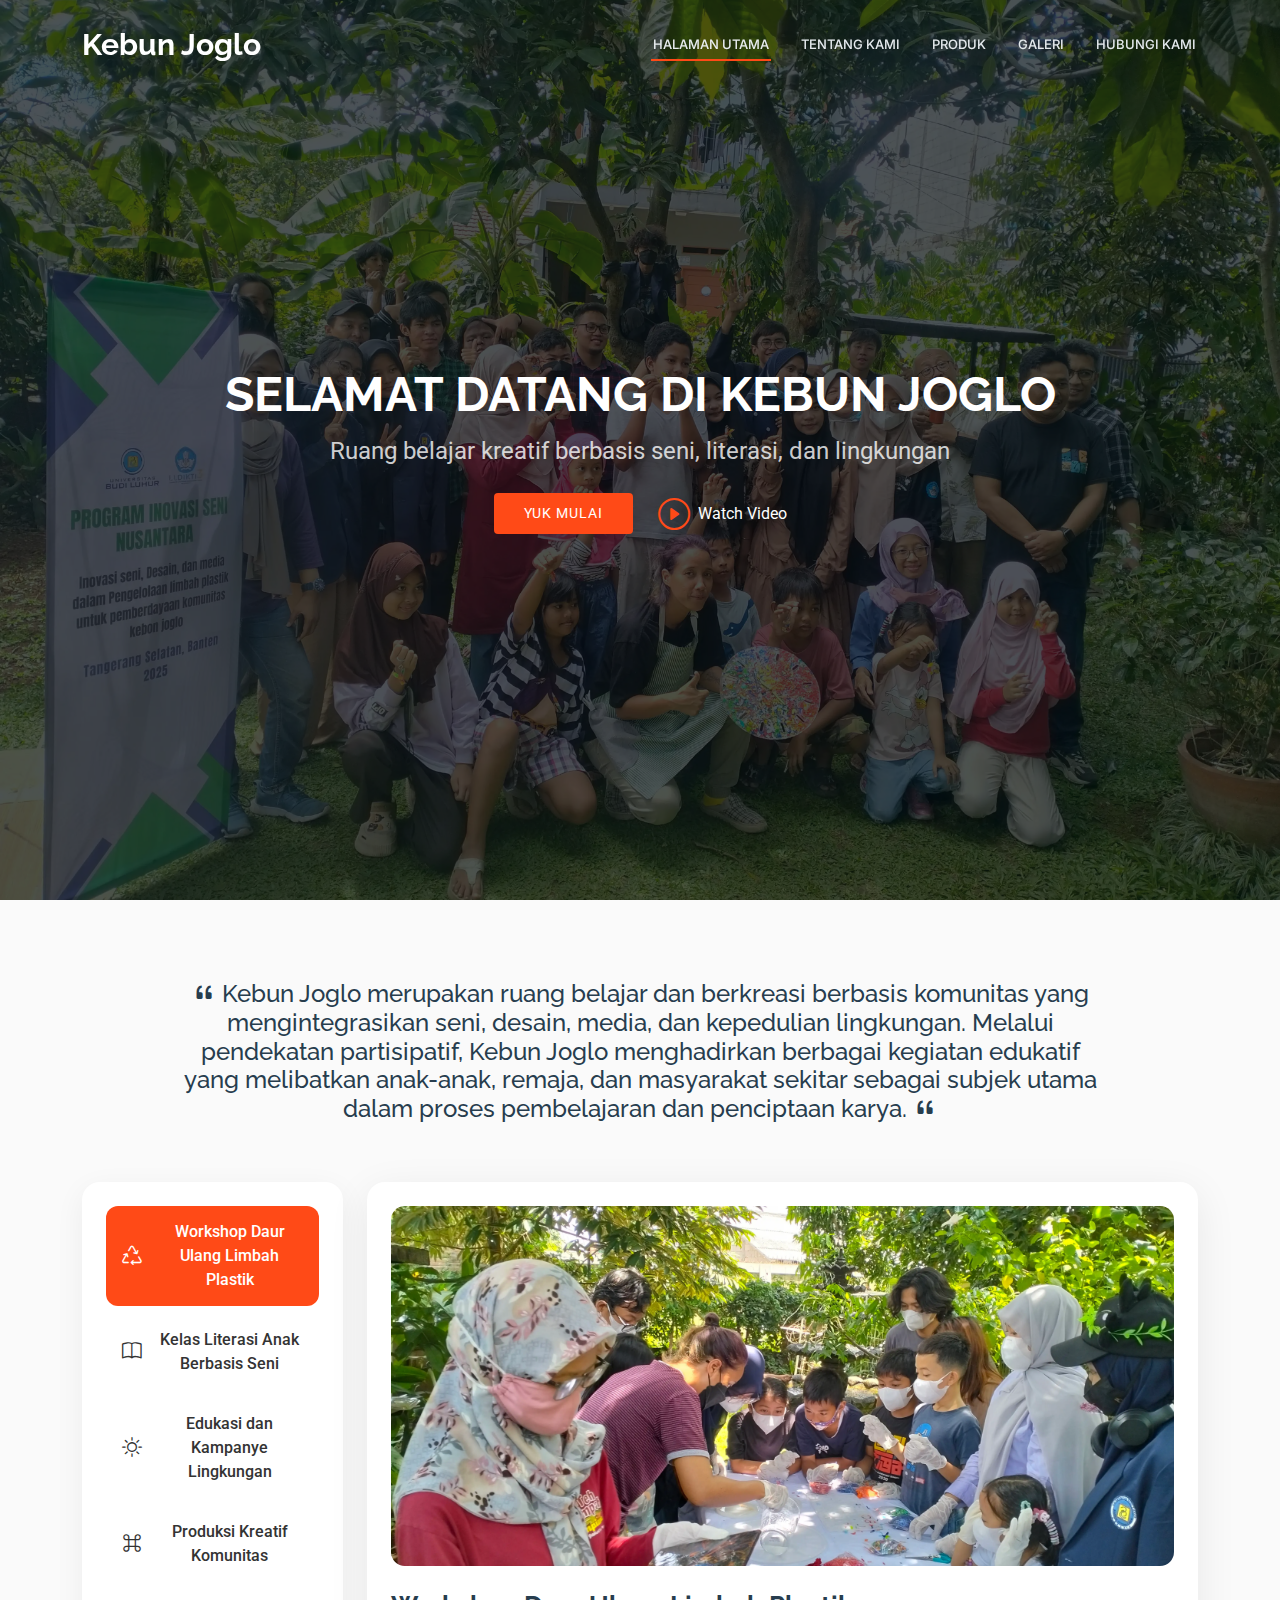
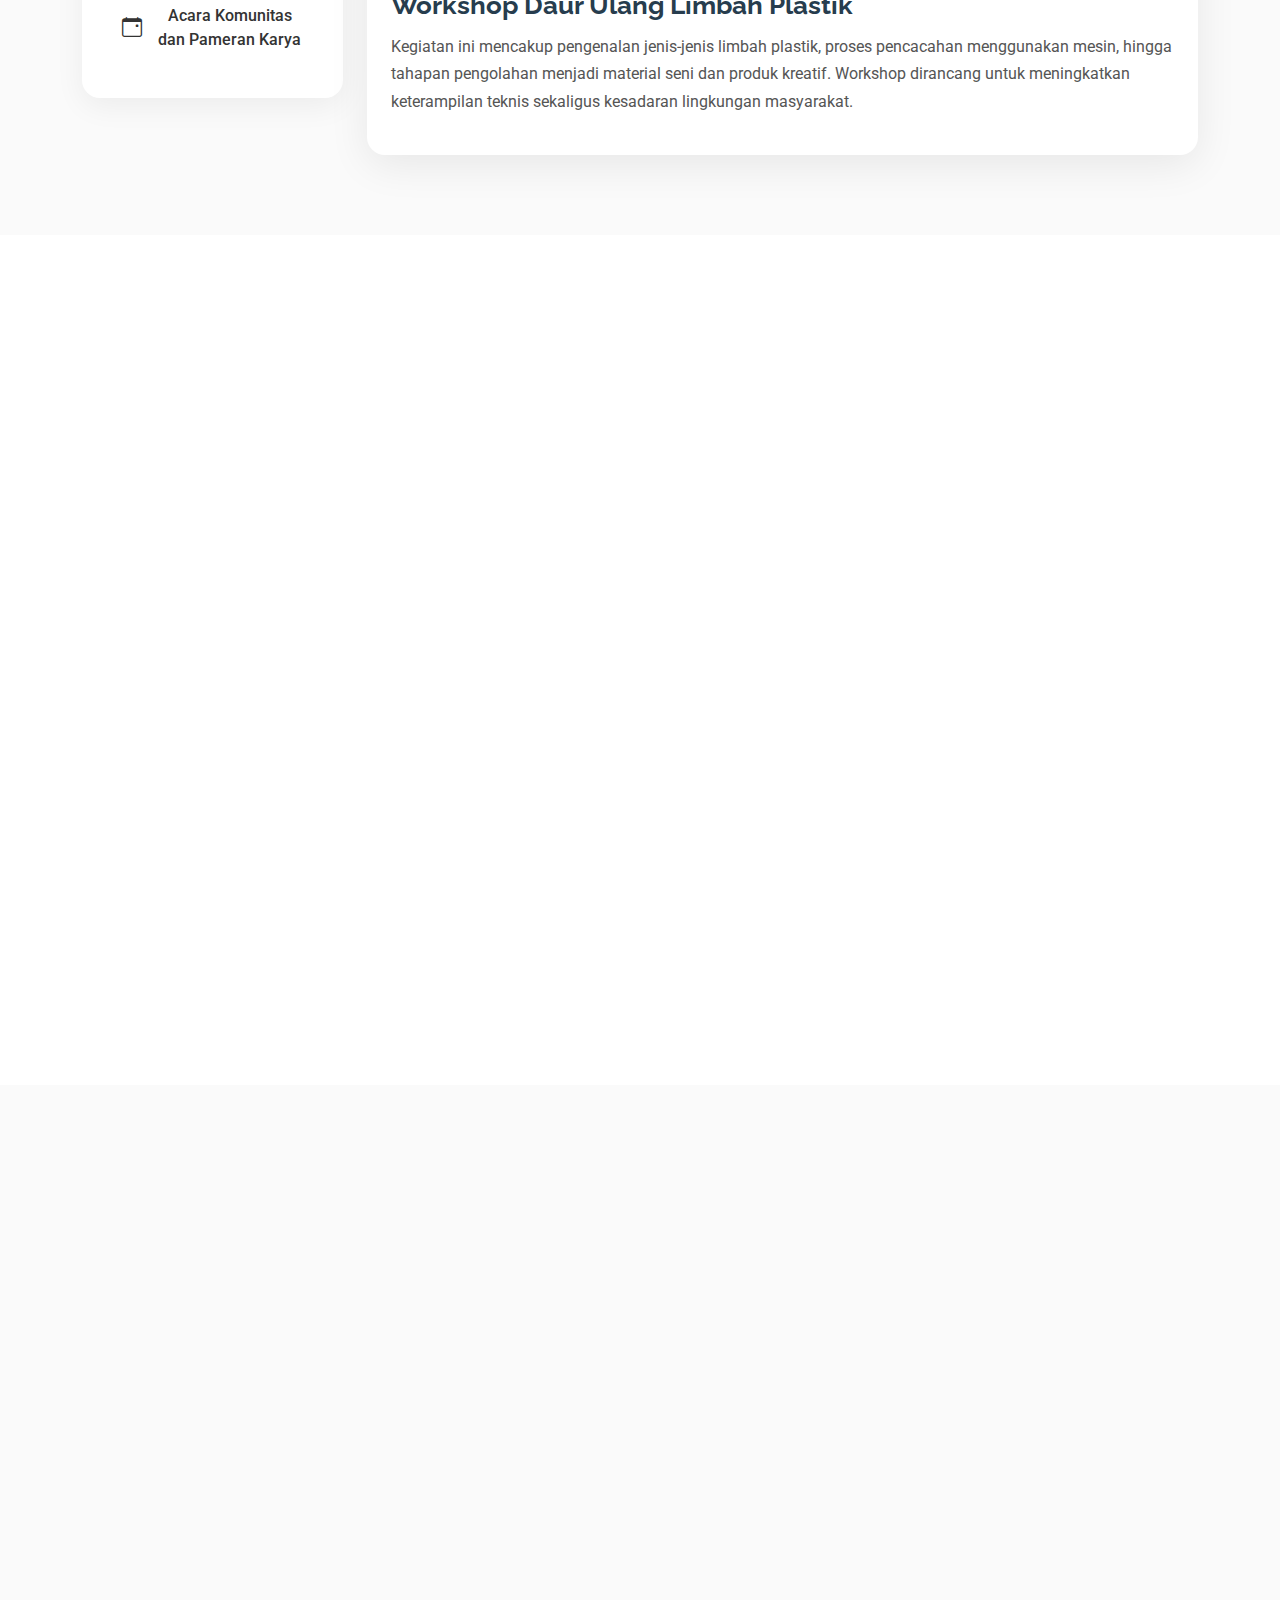
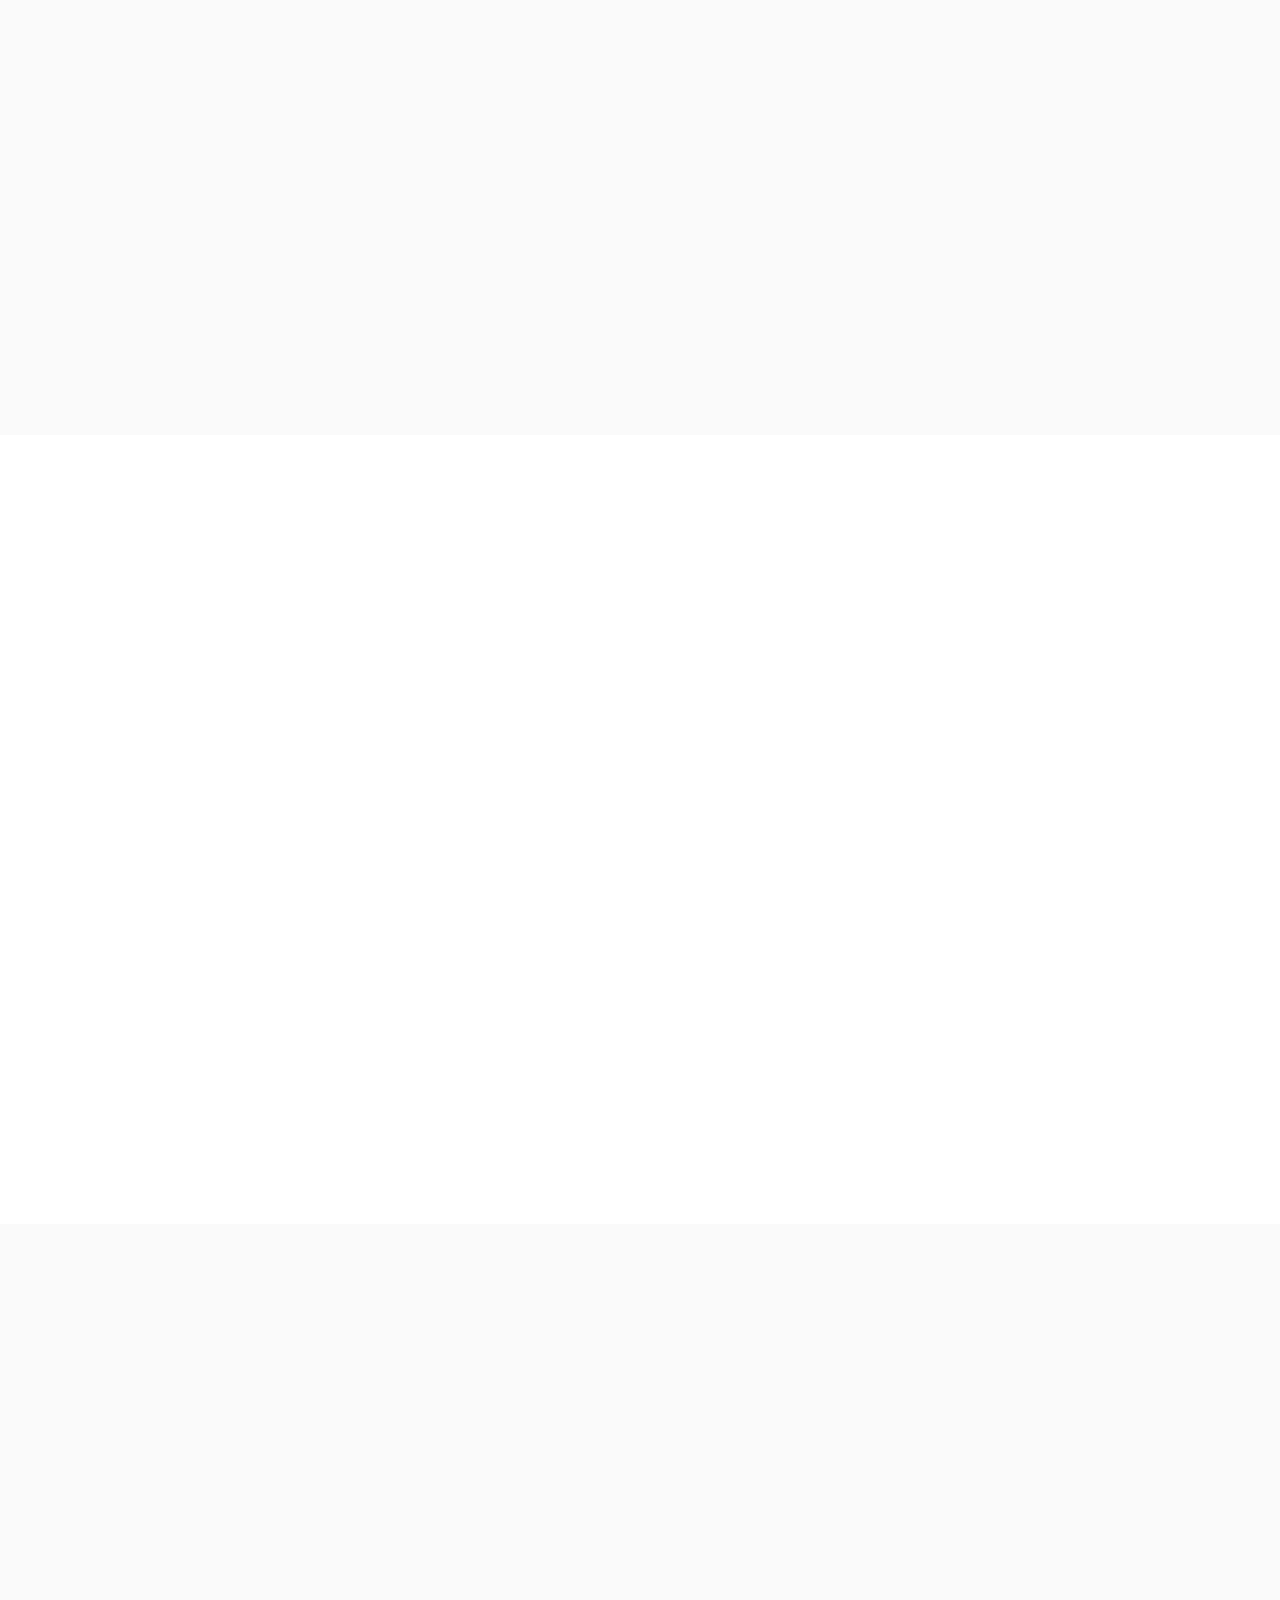
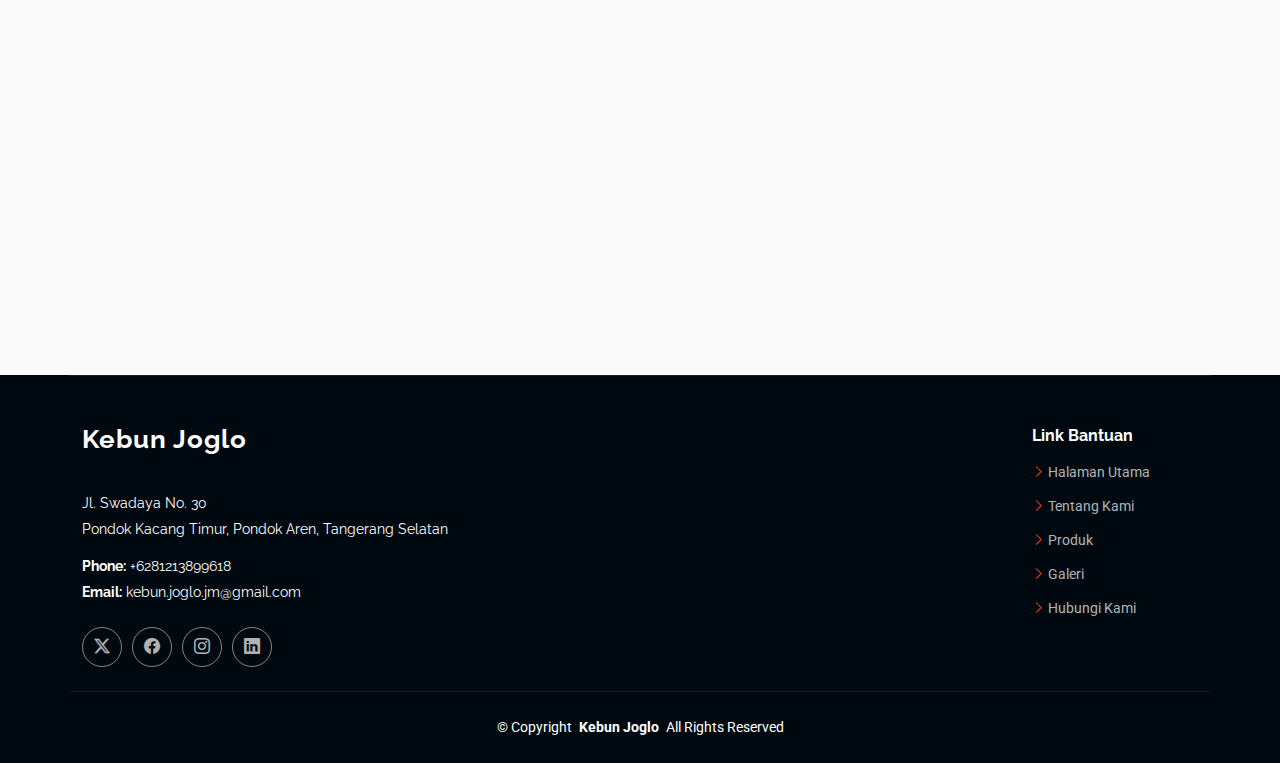
<file: index.html>
<!DOCTYPE html>
<html lang="en">

<head>
  <meta charset="utf-8">
  <meta content="width=device-width, initial-scale=1.0" name="viewport">
  <title>Kebun Joglo</title>
  <meta name="description" content="Kebun Joglo Komunitas Edukasi Seni">
  <meta name="keywords" content="Kebun Joglo, kreatif, seni, Workshop Daur Ulang Plastik, Kelas Literasi Anak, Edukasi Lingkungan, Produksi Kreatif Komunitas, Acara Komunitas & Pameran">

  <!-- Favicons -->
  <link href="assets/img/favicon.ico" rel="icon">
  <link href="assets/img/apple-touch-icon.png" rel="apple-touch-icon">

  <!-- Fonts -->
  <link href="https://fonts.googleapis.com" rel="preconnect">
  <link href="https://fonts.gstatic.com" rel="preconnect" crossorigin>
  <link href="https://fonts.googleapis.com/css2?family=Roboto:ital,wght@0,100;0,300;0,400;0,500;0,700;0,900;1,100;1,300;1,400;1,500;1,700;1,900&family=Raleway:ital,wght@0,100;0,200;0,300;0,400;0,500;0,600;0,700;0,800;0,900;1,100;1,200;1,300;1,400;1,500;1,600;1,700;1,800;1,900&family=Inter:wght@100;200;300;400;500;600;700;800;900&display=swap" rel="stylesheet">

  <!-- Vendor CSS Files -->
  <link href="assets/vendor/bootstrap/css/bootstrap.min.css" rel="stylesheet">
  <link href="assets/vendor/bootstrap-icons/bootstrap-icons.css" rel="stylesheet">
  <link href="assets/vendor/aos/aos.css" rel="stylesheet">
  <link href="assets/vendor/glightbox/css/glightbox.min.css" rel="stylesheet">
  <link href="assets/vendor/swiper/swiper-bundle.min.css" rel="stylesheet">

  <!-- Main CSS File -->
  <link href="assets/css/main.css" rel="stylesheet">

  <!-- =======================================================
  * Template Name: Dewi
  * Template URL: https://bootstrapmade.com/dewi-free-multi-purpose-html-template/
  * Updated: Aug 07 2024 with Bootstrap v5.3.3
  * Author: BootstrapMade.com
  * License: https://bootstrapmade.com/license/
  ======================================================== -->
  <style type="text/css">
  </style>
</head>

<body class="index-page">

  <header id="header" class="header d-flex align-items-center fixed-top">
    <div class="container-fluid container-xl position-relative d-flex align-items-center">

      <a href="index.html" class="logo d-flex align-items-center me-auto">
        <!-- Uncomment the line below if you also wish to use an image logo -->
        <!-- <img src="assets/img/logo.png" alt=""> -->
        <h1 class="sitename">Kebun Joglo</h1>
      </a>

      <nav id="navmenu" class="navmenu">
        <ul>
          <li><a href="#hero" class="active">Halaman Utama</a></li>
          <li><a href="#about">Tentang Kami</a></li>
          <li><a href="#produk">Produk</a></li>
          <li><a href="#galery">Galeri</a></li>
          <li><a href="#contact">Hubungi Kami</a></li>
        </ul>
        <i class="mobile-nav-toggle d-xl-none bi bi-list"></i>
      </nav>
    </div>
  </header>

  <main class="main">

    <!-- Hero Section -->
    <section id="hero" class="hero section dark-background">

      <img src="assets/img/banner.webp" alt="" data-aos="fade-in">

      <div class="container d-flex flex-column align-items-center">
        <h2 data-aos="fade-up" data-aos-delay="100">Selamat datang di Kebun Joglo</h2>
        <p data-aos="fade-up" data-aos-delay="200">Ruang belajar kreatif berbasis seni, literasi, dan lingkungan</p>
        <div class="d-flex mt-4" data-aos="fade-up" data-aos-delay="300">
          <a href="#features" class="btn-get-started">Yuk Mulai</a>
          <a href="https://www.youtube.com/watch?v=soSon1tvC6E" class="glightbox btn-watch-video d-flex align-items-center"><i class="bi bi-play-circle"></i><span>Watch Video</span></a>
        </div>
      </div>

    </section><!-- /Hero Section -->
    <section id="features" class="features-section">
      <div class="container">
        <h4 class="text-center quote-text  px-5 mx-5" style="padding-bottom: 50px;">
          <i class="bi bi-quote quote-icon-left"></i>
          Kebun Joglo merupakan ruang belajar dan berkreasi berbasis komunitas yang mengintegrasikan seni, desain, media, dan kepedulian lingkungan. Melalui pendekatan partisipatif, Kebun Joglo menghadirkan berbagai kegiatan edukatif yang melibatkan anak-anak, remaja, dan masyarakat sekitar sebagai subjek utama dalam proses pembelajaran dan penciptaan karya.
          <i class="bi bi-quote quote-icon-right"></i>
        </h4>
        <div class="row g-4 align-items-start">
    
          <!-- LEFT NAVIGATION -->
          <div class="col-lg-3">
            <div class="feature-nav nav flex-column" role="tablist">

              <button
                class="feature-nav-item nav-link active"
                data-bs-toggle="tab"
                data-bs-target="#feature-1"
                type="button"
                role="tab"
                aria-selected="true">
                <i class="bi bi-recycle"></i>
                Workshop Daur Ulang Limbah Plastik
              </button>
            
              <button
                class="feature-nav-item nav-link"
                data-bs-toggle="tab"
                data-bs-target="#feature-2"
                type="button"
                role="tab"
                aria-selected="false">
                <i class="bi bi-book"></i>
                Kelas Literasi Anak Berbasis Seni
              </button>
            
              <button
                class="feature-nav-item nav-link"
                data-bs-toggle="tab"
                data-bs-target="#feature-3"
                type="button"
                role="tab"
                aria-selected="false">
                <i class="bi bi-brightness-high"></i>
                Edukasi dan Kampanye Lingkungan
              </button>
            
              <button
                class="feature-nav-item nav-link"
                data-bs-toggle="tab"
                data-bs-target="#feature-4"
                type="button"
                role="tab"
                aria-selected="false">
                <i class="bi bi-command"></i>
                Produksi Kreatif Komunitas
              </button>
            
              <button
                class="feature-nav-item nav-link"
                data-bs-toggle="tab"
                data-bs-target="#feature-5"
                type="button"
                role="tab"
                aria-selected="false">
                <i class="bi bi-calendar-event"></i>
                Acara Komunitas dan Pameran Karya
              </button>
            
            </div>
            
          </div>
    
          <!-- RIGHT CONTENT -->
          <div class="col-lg-9">
            <div class="tab-content">
    
              <!-- TAB 1 -->
              <div class="tab-pane fade show active" id="feature-1">
                <div class="feature-card">
    
                  <img
                    src="assets/img/workshop.webp"
                    alt="Workshop Daur Ulang Plastik"
                    class="feature-image"
                  >
    
                  <h3 class="feature-title">
                    Workshop Daur Ulang Limbah Plastik
                  </h3>
    
                  <p class="feature-desc">
                    Kegiatan ini mencakup pengenalan jenis-jenis limbah plastik, proses pencacahan menggunakan mesin, hingga tahapan pengolahan menjadi material seni dan produk kreatif. Workshop dirancang untuk meningkatkan keterampilan teknis sekaligus kesadaran lingkungan masyarakat.
                  </p>
    
                </div>
              </div>
    
              <!-- TAB 2 -->
              <div class="tab-pane fade" id="feature-2">
                <div class="feature-card">
                  <img src="assets/img/workshop2.webp" class="feature-image">
                  <h3 class="feature-title">Kelas Literasi Anak Berbasis Seni</h3>
                  <p class="feature-desc">
                    Program literasi dilakukan melalui aktivitas membaca, menulis, menggambar, serta permainan edukatif berbasis huruf dan angka. Pendekatan seni digunakan agar anak-anak lebih mudah memahami materi dan merasa nyaman dalam proses belajar.
                  </p>
                </div>
              </div>
    
              <!-- TAB 3 -->
              <div class="tab-pane fade" id="feature-3">
                <div class="feature-card">
                  <img src="assets/img/workshop3.webp" class="feature-image">
                  <h3 class="feature-title">Edukasi dan Kampanye Lingkungan</h3>
                  <p class="feature-desc">
                    Kegiatan ini berfokus pada pengenalan konsep reduce, reuse, dan recycle (3R), serta praktik langsung pengelolaan sampah rumah tangga. Edukasi dilakukan secara dialogis dan kontekstual sesuai dengan kondisi lingkungan warga.
                  </p>
                </div>
              </div>
    
              <!-- TAB 4 -->
              <div class="tab-pane fade" id="feature-4">
                <div class="feature-card">
                  <img src="assets/img/workshop4.webp" class="feature-image">
                  <h3 class="feature-title">Produksi Kreatif Komunitas</h3>
                  <p class="feature-desc">
                    Anggota komunitas dilibatkan dalam proses penciptaan karya seni dan produk fungsional berbahan limbah plastik, seperti tatakan, ornamen, dan elemen dekoratif. Kegiatan ini diarahkan untuk mendorong kemandirian ekonomi berbasis kreativitas.
                  </p>
                </div>
              </div>
    
              <!-- TAB 5 -->
              <div class="tab-pane fade" id="feature-5">
                <div class="feature-card">
                  <img src="assets/img/workshop6.webp" class="feature-image">
                  <h3 class="feature-title">Acara Komunitas dan Pameran Karya</h3>
                  <p class="feature-desc">
                    Kebun Joglo secara berkala menyelenggarakan pameran, pertunjukan seni, dan kegiatan kolaboratif sebagai ruang apresiasi, pertukaran ide, dan penguatan jejaring sosial antarwarga.
                  </p>
                </div>
              </div>
    
            </div>
          </div>
    
        </div>
      </div>
    </section>
    <!-- About Section -->
    <section id="about" class="about section">

      <div class="container">

        <div class="row gy-4">
          <div class="col-lg-6" data-aos="fade-up" data-aos-delay="100">
            <h3 class="section-title" style="margin-bottom: 20px;">TENTANG KAMI</h3>
            <img src="assets/img/kebun-joglo.webp" class="img-fluid rounded-4 mb-4" alt="">
            <p>Kebun Joglo adalah komunitas edukasi seni, literasi, dan lingkungan yang berfungsi sebagai ruang publik terbuka bagi masyarakat. Berlokasi di Jl. Swadaya No. 30, Pondok Kacang Timur, Pondok Aren, Tangerang Selatan, Kebun Joglo hadir sebagai inisiatif pemberdayaan masyarakat berbasis seni dan kreativitas.
              Kebun Joglo dibangun atas keyakinan bahwa seni dan desain dapat menjadi medium strategis untuk membangun kesadaran lingkungan, meningkatkan literasi, serta mendorong kemandirian sosial dan ekonomi masyarakat. Oleh karena itu, seluruh program dirancang secara inklusif dan partisipatif dengan melibatkan warga sebagai pelaku utama.
              </p>
          </div>
          <div class="col-lg-6" data-aos="fade-up" data-aos-delay="250">
            <div class="content ps-0 ps-lg-5">
              <p>Fokus utama Kebun Joglo meliputi: </p>
              <ul>
                <li><i class="bi bi-check-circle-fill"></i> <span>Penguatan literasi anak dan masyarakat melalui pendekatan kreatif.</span></li>
                <li><i class="bi bi-check-circle-fill"></i> <span>Pelatihan seni dan desain berbasis daur ulang limbah plastik.</span></li>
                <li><i class="bi bi-check-circle-fill"></i> <span>Pengembangan usaha kreatif komunitas yang berkelanjutan.</span></li>
                <li><i class="bi bi-check-circle-fill"></i> <span>Edukasi lingkungan untuk membangun perilaku ramah lingkungan.</span></li>
                <li><i class="bi bi-check-circle-fill"></i> <span>Kolaborasi dengan perguruan tinggi, pemerintah, dan komunitas lain guna memperluas dampak sosial.</span></li>
              </ul>
              <div class="position-relative mt-4">
                <img src="assets/img/tentang.webp" class="img-fluid rounded-4" alt="">
                <a href="https://www.youtube.com/watch?v=7GfPU4nYFDQ" class="glightbox pulsating-play-btn"></a>
              </div>
            </div>
          </div>
        </div>

      </div>

    </section><!-- /About Section -->

    <!-- Stats Section -->

    <!-- Services Section -->
    <section id="produk" class="services features-section">

      <div class="container">

        <div class="row gy-4">
          <div class="col-lg-12" data-aos="fade-up" data-aos-delay="100">
            <h3 class="section-title" style="margin-bottom: 20px; font-weight: bold;">PRODUK</h3>
            <p>Produk Kebun Joglo merupakan hasil dari proses pembelajaran, pendampingan, dan praktik langsung masyarakat dalam mengelola limbah plastik menjadi karya bernilai guna dan bernilai jual. Produk tidak hanya berorientasi pada estetika, tetapi juga pada fungsi edukatif dan keberlanjutan lingkungan.</p>
            <p>Jenis produk yang dihasilkan antara lain:</p>
          </div>
        </div>
      </div>


      <div class="container" data-aos="fade-up" data-aos-delay="100">

        <div class="row gy-5">

          <!-- PRODUK 1 -->
          <div class="col-xl-4 col-lg-4 col-md-6">
            <div class="service-item h-100 d-flex flex-column" style="padding-bottom: 30px;">

              <div class="img">
                <img src="assets/img/workshop6.webp" class="img-fluid" alt="">
              </div>
            
              <div class="details d-flex flex-column flex-grow-1">
                <div class="icon">
                  <i class="bi bi-palette-fill"></i>
                </div>
            
                <h3>Produk Seni dan Dekoratif</h3>
            
                <p>
                  Meliputi ornamen huruf dan angka, tatakan, panel sederhana, aksesoris,
                  serta elemen dekoratif berbahan cacahan plastik yang dipadukan dengan
                  pendekatan seni visual.
                </p>
            
                <!-- spacer agar sejajar -->
                <div class="details-spacer mt-auto"></div>
              </div>
            
            </div>
          </div>
          <!-- PRODUK 2 -->
          <div class="col-xl-4 col-lg-4 col-md-6">
            <div class="service-item h-100 d-flex flex-column" style="padding-bottom: 30px;">

              <!-- IMAGE -->
              <div class="img">
                <img src="assets/img/workshop6.webp" class="img-fluid" alt="">
              </div>
            
              <!-- CONTENT -->
              <div class="details d-flex flex-column flex-grow-1">
            
                <div class="icon">
                  <i class="bi bi-book-half"></i>
                </div>
            
                <h3>Produk Edukasi</h3>
            
                <p>
                  Berupa paket edukasi literasi anak, media belajar berbasis seni lingkungan,
                  serta modul sederhana.
                </p>
            
                <!-- LIST / FOOTER -->
                <ul class="mt-auto">
                  <li><i class="bi bi-check-circle-fill"></i> Paket literasi anak</li>
                  <li><i class="bi bi-check-circle-fill"></i> Kit belajar seni lingkungan</li>
                  <li><i class="bi bi-check-circle-fill"></i> Dokumentasi edukasi</li>
                </ul>
            
              </div>
            </div>
            
          </div>
        
          <!-- PRODUK 3 -->
          <div class="col-xl-4 col-lg-4 col-md-6">
            <div class="service-item h-100 d-flex flex-column" style="padding-bottom: 30px;">

              <div class="img">
                <img src="assets/img/workshop3.webp" class="img-fluid" alt="">
              </div>
            
              <div class="details d-flex flex-column flex-grow-1">
                <div class="icon">
                  <i class="bi bi-camera-video-fill"></i>
                </div>
            
                <h3 class="pb-10">Produk Media dan Dokumentasi</h3>
            
                <p>
                  Konten digital berupa dokumentasi kegiatan, video edukasi, dan materi
                  kampanye lingkungan yang digunakan sebagai media pembelajaran dan
                  promosi kegiatan komunitas.
                </p>
            
                <div class="details-spacer mt-auto"></div>
              </div>
            
            </div>
          </div>
          <p class="text-center">Seluruh produk dibuat dengan prinsip <strong>upcycle art</strong>, sehingga limbah plastik tidak hanya diolah ulang, tetapi juga diberi nilai baru secara estetis, sosial, dan ekonomis.</p>
        </div>
        

      </div>

    </section><!-- /Services Section -->

    <!-- Portfolio Section -->
    <section id="galery" class="portfolio section">

      <!-- Section Title -->
      <div class="container" data-aos="fade-up">
        <h3 class="section-title" style="margin-bottom: 20px; font-weight: bold;">GALERI</h3>
      </div><!-- End Section Title -->

      <div class="container">

        <div class="isotope-layout" data-default-filter="*" data-layout="masonry" data-sort="original-order">

          <ul class="portfolio-filters isotope-filters" data-aos="fade-up" data-aos-delay="100">
            <li data-filter="*" class="filter-active">All</li>
            <li data-filter=".filter-app">Workshop</li>
            <li data-filter=".filter-product">Kelas Literasi</li>
            <li data-filter=".filter-branding">Edukasi</li>
            <li data-filter=".filter-books">Komunitas</li>
          </ul><!-- End Portfolio Filters -->

          <div class="row gy-4 isotope-container" data-aos="fade-up" data-aos-delay="200">

            <div class="col-lg-4 col-md-6 portfolio-item isotope-item filter-app">
              <div class="portfolio-content h-100">
                <img src="assets/img/workshop.webp" class="img-fluid" alt="">
                <div class="portfolio-info">
                  <h4>Galeri 1</h4>
                  <p style="display: none;">Lorem ipsum, dolor sit amet consectetur</p>
                  <a href="assets/img/workshop.webp" title="Galeri" data-gallery="portfolio-gallery-app" class="glightbox preview-link"><i class="bi bi-zoom-in"></i></a>
                  <a href="javascript:void(0)" title="More Details" class="details-link"><i class="bi bi-link-45deg"></i></a>
                </div>
              </div>
            </div><!-- End Portfolio Item -->

            <div class="col-lg-4 col-md-6 portfolio-item isotope-item filter-product">
              <div class="portfolio-content h-100">
                <img src="assets/img/workshop2.webp" class="img-fluid" alt="">
                <div class="portfolio-info">
                  <h4>Galeri 2</h4>
                  <p style="display: none;">Lorem ipsum, dolor sit amet consectetur</p>
                  <a href="assets/img/workshop2.webp" title="Galeri" data-gallery="portfolio-gallery-product" class="glightbox preview-link"><i class="bi bi-zoom-in"></i></a>
                  <a href="javascript:void(0)" title="More Details" class="details-link"><i class="bi bi-link-45deg"></i></a>
                </div>
              </div>
            </div><!-- End Portfolio Item -->

            <div class="col-lg-4 col-md-6 portfolio-item isotope-item filter-branding">
              <div class="portfolio-content h-100">
                <img src="assets/img/workshop3.webp" class="img-fluid" alt="">
                <div class="portfolio-info">
                  <h4>Galeri 3</h4>
                  <p style="display: none;">Lorem ipsum, dolor sit amet consectetur</p>
                  <a href="assets/img/workshop3.webp" title="Galeri" data-gallery="portfolio-gallery-branding" class="glightbox preview-link"><i class="bi bi-zoom-in"></i></a>
                  <a href="javascript:void(0)" title="More Details" class="details-link"><i class="bi bi-link-45deg"></i></a>
                </div>
              </div>
            </div><!-- End Portfolio Item -->

            <div class="col-lg-4 col-md-6 portfolio-item isotope-item filter-books">
              <div class="portfolio-content h-100">
                <img src="assets/img/workshop4.webp" class="img-fluid" alt="">
                <div class="portfolio-info">
                  <h4>Galeri 4</h4>
                  <p style="display: none;">Lorem ipsum, dolor sit amet consectetur</p>
                  <a href="assets/img/workshop4.webp" title="Galeri" data-gallery="portfolio-gallery-book" class="glightbox preview-link"><i class="bi bi-zoom-in"></i></a>
                  <a href="javascript:void(0)" title="More Details" class="details-link"><i class="bi bi-link-45deg"></i></a>
                </div>
              </div>
            </div><!-- End Portfolio Item -->

            <div class="col-lg-4 col-md-6 portfolio-item isotope-item filter-app">
              <div class="portfolio-content h-100">
                <img src="assets/img/workshop6.webp" class="img-fluid" alt="">
                <div class="portfolio-info">
                  <h4>Galeri 5</h4>
                  <p style="display: none;">Lorem ipsum, dolor sit amet consectetur</p>
                  <a href="assets/img/workshop6.webp" title="Galeri" data-gallery="portfolio-gallery-app" class="glightbox preview-link"><i class="bi bi-zoom-in"></i></a>
                  <a href="javascript:void(0)" title="More Details" class="details-link"><i class="bi bi-link-45deg"></i></a>
                </div>
              </div>
            </div><!-- End Portfolio Item -->

            <div class="col-lg-4 col-md-6 portfolio-item isotope-item filter-product">
              <div class="portfolio-content h-100">
                <img src="assets/img/workshop7.webp" class="img-fluid" alt="">
                <div class="portfolio-info">
                  <h4>Galeri 6</h4>
                  <p style="display: none;">Lorem ipsum, dolor sit amet consectetur</p>
                  <a href="assets/img/workshop7.webp" title="Galeri" data-gallery="portfolio-gallery-product" class="glightbox preview-link"><i class="bi bi-zoom-in"></i></a>
                  <a href="javascript:void(0)" title="More Details" class="details-link"><i class="bi bi-link-45deg"></i></a>
                </div>
              </div>
            </div><!-- End Portfolio Item -->
          </div><!-- End Portfolio Container -->

        </div>

      </div>

    </section><!-- /Portfolio Section -->

    <!-- Team Section -->
    <section id="contact" class="team section features-section">

      <!-- Section Title -->
      <div class="container section-title" data-aos="fade-up">
        <h2>HUBUNGI KAMI</h2>
        <p>PENGELOLA</p>
      </div><!-- End Section Title -->

      <div class="container">

        <div class="row gy-5">

          <div class="col-lg-4 col-md-6" data-aos="fade-up" data-aos-delay="100">
            <div class="member">
              <div class="pic"><img src="assets/img/avatar-1.jpg" class="img-fluid" alt=""></div>
              <div class="member-info">
                <h4>Nabil Azizi</h4>
                <span style="font-weight: normal">Pengelola Kebun Joglo</span>
                <div class="social">
                  <a href=""><i class="bi bi-twitter-x"></i></a>
                  <a href=""><i class="bi bi-facebook"></i></a>
                  <a href=""><i class="bi bi-instagram"></i></a>
                  <a href=""><i class="bi bi-linkedin"></i></a>
                </div>
              </div>
            </div>
          </div><!-- End Team Member -->

          <div class="col-lg-4 col-md-6" data-aos="fade-up" data-aos-delay="200">
            <div class="member">
              <div class="pic"><img src="assets/img/avatar-2.jpg" class="img-fluid" alt=""></div>
              <div class="member-info">
                <h4>Kurniati</h4>
                <span style="font-weight: normal">Koordinator Program & Komunitas</span>
                <div class="social">
                  <a href=""><i class="bi bi-twitter-x"></i></a>
                  <a href=""><i class="bi bi-facebook"></i></a>
                  <a href=""><i class="bi bi-instagram"></i></a>
                  <a href=""><i class="bi bi-linkedin"></i></a>
                </div>
              </div>
            </div>
          </div><!-- End Team Member -->

          <div class="col-lg-4 col-md-6" data-aos="fade-up" data-aos-delay="300">
            <div class="member">
              <div class="pic"><img src="assets/img/avatar-3.jpg" class="img-fluid" alt=""></div>
              <div class="member-info">
                <h4>Haruno</h4>
                <span style="font-weight: normal">Fasilitator Lingkungan & Edukasi</span>
                <div class="social">
                  <a href=""><i class="bi bi-twitter-x"></i></a>
                  <a href=""><i class="bi bi-facebook"></i></a>
                  <a href=""><i class="bi bi-instagram"></i></a>
                  <a href=""><i class="bi bi-linkedin"></i></a>
                </div>
              </div>
            </div>
          </div><!-- End Team Member -->

        </div>

      </div>

    </section><!-- /Team Section -->

  <footer id="footer" class="footer dark-background">

    <div class="container footer-top">
      <div class="row gy-4">
        <div class="col-lg-10 col-md-6 footer-about">
          <a href="index.html" class="logo d-flex align-items-center">
            <span class="sitename">Kebun Joglo</span>
          </a>
          <div class="footer-contact pt-3">
            <p style="font-weight: normal">Jl. Swadaya No. 30</p>
            <p style="font-weight: normal">Pondok Kacang Timur, Pondok Aren, Tangerang Selatan</p>
            <p style="font-weight: normal" class="mt-3"><strong>Phone:</strong> <span>+6281213899618</span></p>
            <p style="font-weight: normal"><strong>Email:</strong> <span>kebun.joglo.jm@gmail.com</span></p>
          </div>
          <div class="social-links d-flex mt-4">
            <a href=""><i class="bi bi-twitter-x"></i></a>
            <a href=""><i class="bi bi-facebook"></i></a>
            <a href=""><i class="bi bi-instagram"></i></a>
            <a href=""><i class="bi bi-linkedin"></i></a>
          </div>
        </div>

        <div class="col-lg-2 col-md-3 footer-links" style="font-weight: normal">
          <h4>Link Bantuan</h4>
          <ul>
            <li><i class="bi bi-chevron-right"></i> <a href="#hero">Halaman Utama</a></li>
            <li><i class="bi bi-chevron-right"></i> <a href="#about">Tentang Kami</a></li>
            <li><i class="bi bi-chevron-right"></i> <a href="#produk">Produk</a></li>
            <li><i class="bi bi-chevron-right"></i> <a href="#galery">Galeri</a></li>
            <li><i class="bi bi-chevron-right"></i> <a href="#contact">Hubungi Kami</a></li>
          </ul>
        </div>
        <div class="col-lg-4 col-md-12 footer-newsletter" style="display: none;">
          <h4>Newsletter Kami</h4>
          <p>Berlangganan newsletter kami dan dapatkan berita terbaru mengenai produk dan layanan kami!</p>
          <form action="forms/newsletter.php" method="post" class="php-email-form">
            <div class="newsletter-form"><input type="email" name="email"><input type="submit" value="Subscribe"></div>
            <div class="loading">Loading</div>
            <div class="error-message"></div>
            <div class="sent-message">Your subscription request has been sent. Thank you!</div>
          </form>
        </div>

      </div>
    </div>

    <div class="container copyright text-center mt-4" style="font-weight: normal">
      <p>© <span>Copyright</span> <strong class="px-1 sitename">Kebun Joglo</strong> <span>All Rights Reserved</span></p>
    </div>

  </footer>

  <!-- Scroll Top -->
  <a href="#" id="scroll-top" class="scroll-top d-flex align-items-center justify-content-center"><i class="bi bi-arrow-up-short"></i></a>

  <!-- Preloader -->
  <div id="preloader"></div>

  <!-- Vendor JS Files -->
  <script src="assets/vendor/bootstrap/js/bootstrap.bundle.min.js"></script>
  <script src="assets/vendor/php-email-form/validate.js"></script>
  <script src="assets/vendor/aos/aos.js"></script>
  <script src="assets/vendor/glightbox/js/glightbox.min.js"></script>
  <script src="assets/vendor/purecounter/purecounter_vanilla.js"></script>
  <script src="assets/vendor/swiper/swiper-bundle.min.js"></script>
  <script src="assets/vendor/imagesloaded/imagesloaded.pkgd.min.js"></script>
  <script src="assets/vendor/isotope-layout/isotope.pkgd.min.js"></script>

  <!-- Main JS File -->
  <script src="assets/js/main.js"></script>
  <style type="text/css">
    /* =========================
      FEATURE SECTION
    ========================= */

    .features-section {
      padding: 80px 0;
      background: #fafafa;
    }

    /* LEFT NAV */
    .feature-nav {
      background: #ffffff;
      padding: 24px;
      border-radius: 18px;
      box-shadow: 0 8px 30px rgba(0,0,0,0.06);
      box-sizing: border-box;
    }

    .feature-nav-item {
      display: flex;
      align-items: center;
      gap: 14px;
      padding: 14px 16px;
      border-radius: 12px;
      font-weight: 500;
      color: #333;
      text-decoration: none;
      margin-bottom: 8px;
      transition: all 0.25s ease;
    }

    .feature-nav-item i {
      font-size: 20px;
    }

    .feature-nav-item:hover,
    .feature-nav-item.active {
      background: #ff4a17;
      color: #fff;
    }

    /* RIGHT CONTENT */
    .feature-card {
      background: #ffffff;
      padding: 24px;
      border-radius: 18px;
      box-shadow: 0 10px 40px rgba(0,0,0,0.08);
      box-sizing: border-box;
    }

    .feature-image {
      width: 100%;
      max-height: 360px;
      object-fit: cover;
      border-radius: 14px;
      margin-bottom: 24px;
    }

    .feature-title {
      font-size: 26px;
      font-weight: 700;
      margin-bottom: 12px;
    }

    .feature-desc {
      font-size: 16px;
      line-height: 1.7;
      color: #555;
    }

    /* =========================
      MOBILE ADJUSTMENT
    ========================= */
    @media (max-width: 991px) {

      .feature-nav {
        margin-bottom: 20px;
      }

      .feature-image {
        max-height: 260px;
      }

    }


    .section-title {
      position: relative;
      padding-bottom: 10px;
      margin-bottom: 25px;
    }

    .section-title::after {
        content: "";
        width: 120px;              /* PANJANG GARIS */
        height: 1px;              /* TEBAL GARIS */
        background: #ff4a17;       /* WARNA GARIS */
        position: absolute;
        left: 0;                  /* mulai dari kiri teks */
        bottom: 0;
        border-radius: 0px;       /* biar halus */
    }

    /* Style UL & LI untuk ABOUT & SERVICES */
    .servicess ul li,
    .service-item ul li {
      list-style: none;
      display: flex;
      align-items: center;
      margin-bottom: 10px;
      font-size: 16px;
    }

    /* Icon warna seperti di about */
    .service-item ul li i {
      color: #ff7f00; /* warna oranye */
      margin-right: 10px;
      font-size: 18px;
    }

    .service-item {
      border-radius: 18px;
      overflow: hidden;
      background: #fff;
    }

    .service-item .img img {
      height: 240px;
      width: 100%;
      object-fit: cover;
    }

    .service-item h3 {
      font-size: 18px;
      font-weight: 700;
      margin-bottom: 15px;
    }

    .service-item ul {
      padding-left: 0;
    }

    .service-item ul li {
      list-style: none;
      display: flex;
      align-items: center;
      gap: 8px;
      margin-bottom: 8px;
      font-size: 15px;
    }

    .service-item .details {
      padding: 30px 30px 40px; /* BAWAH DITAMBAH */
    }

    .service-item .details {
      min-height: 340px; /* silakan adjust 320–360 */
    }

    .service-item {
      box-shadow: 0 12px 40px rgba(0,0,0,0.08);
    }

    .service-item .icon {
      margin-bottom: 12px;
    }
  </style>
</body>

</html>
</file>
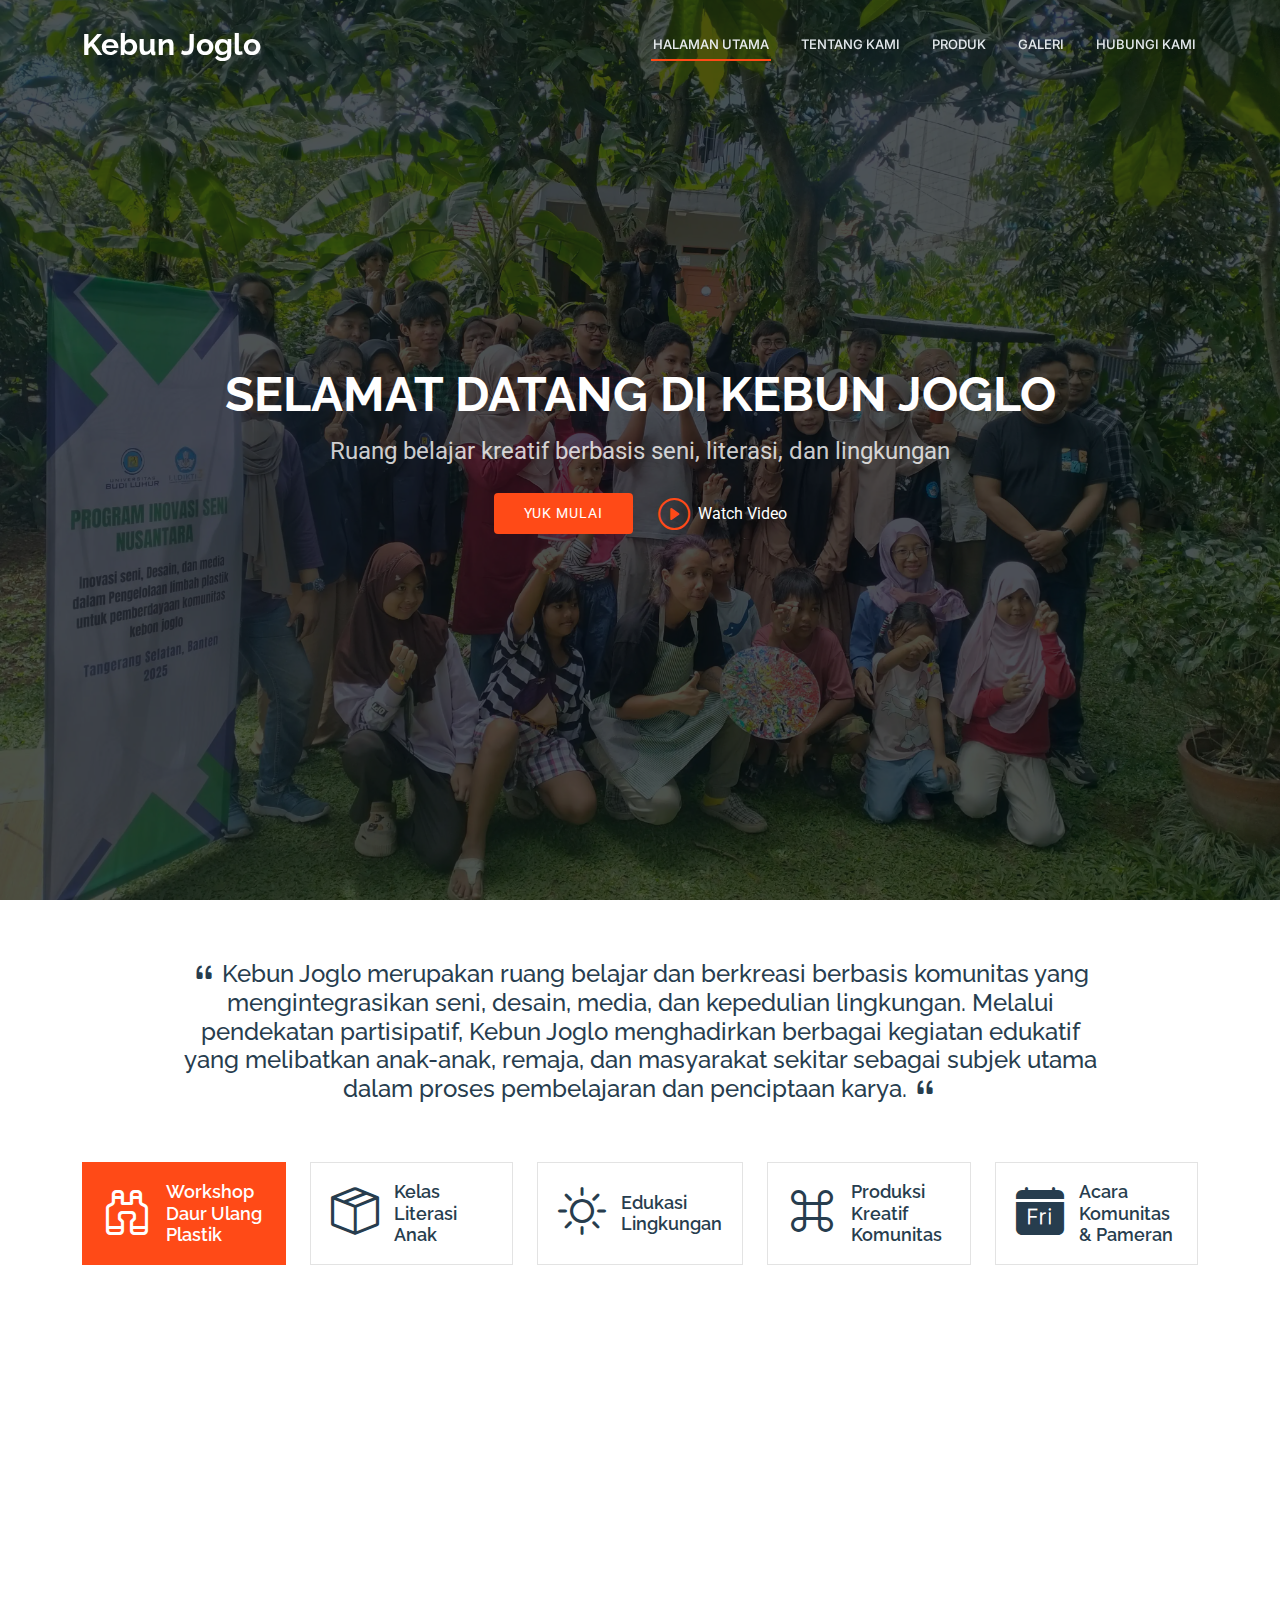
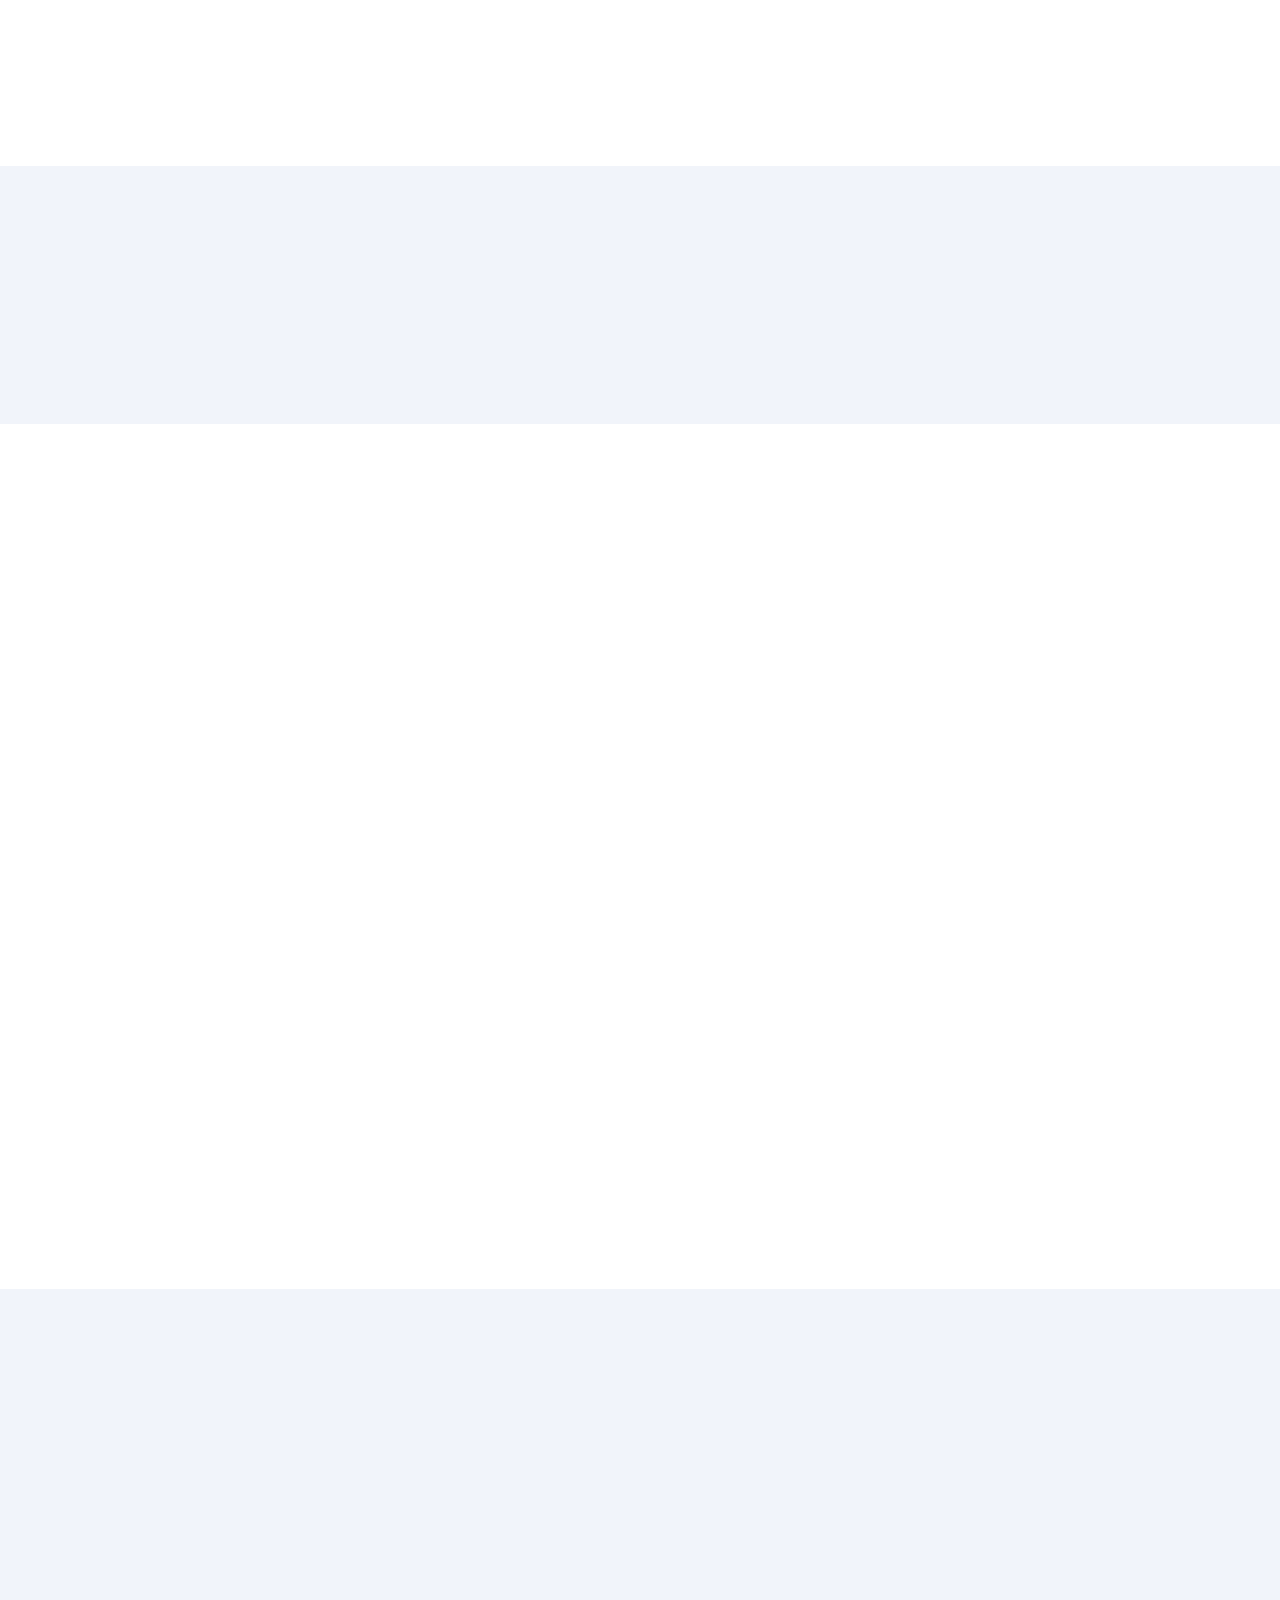
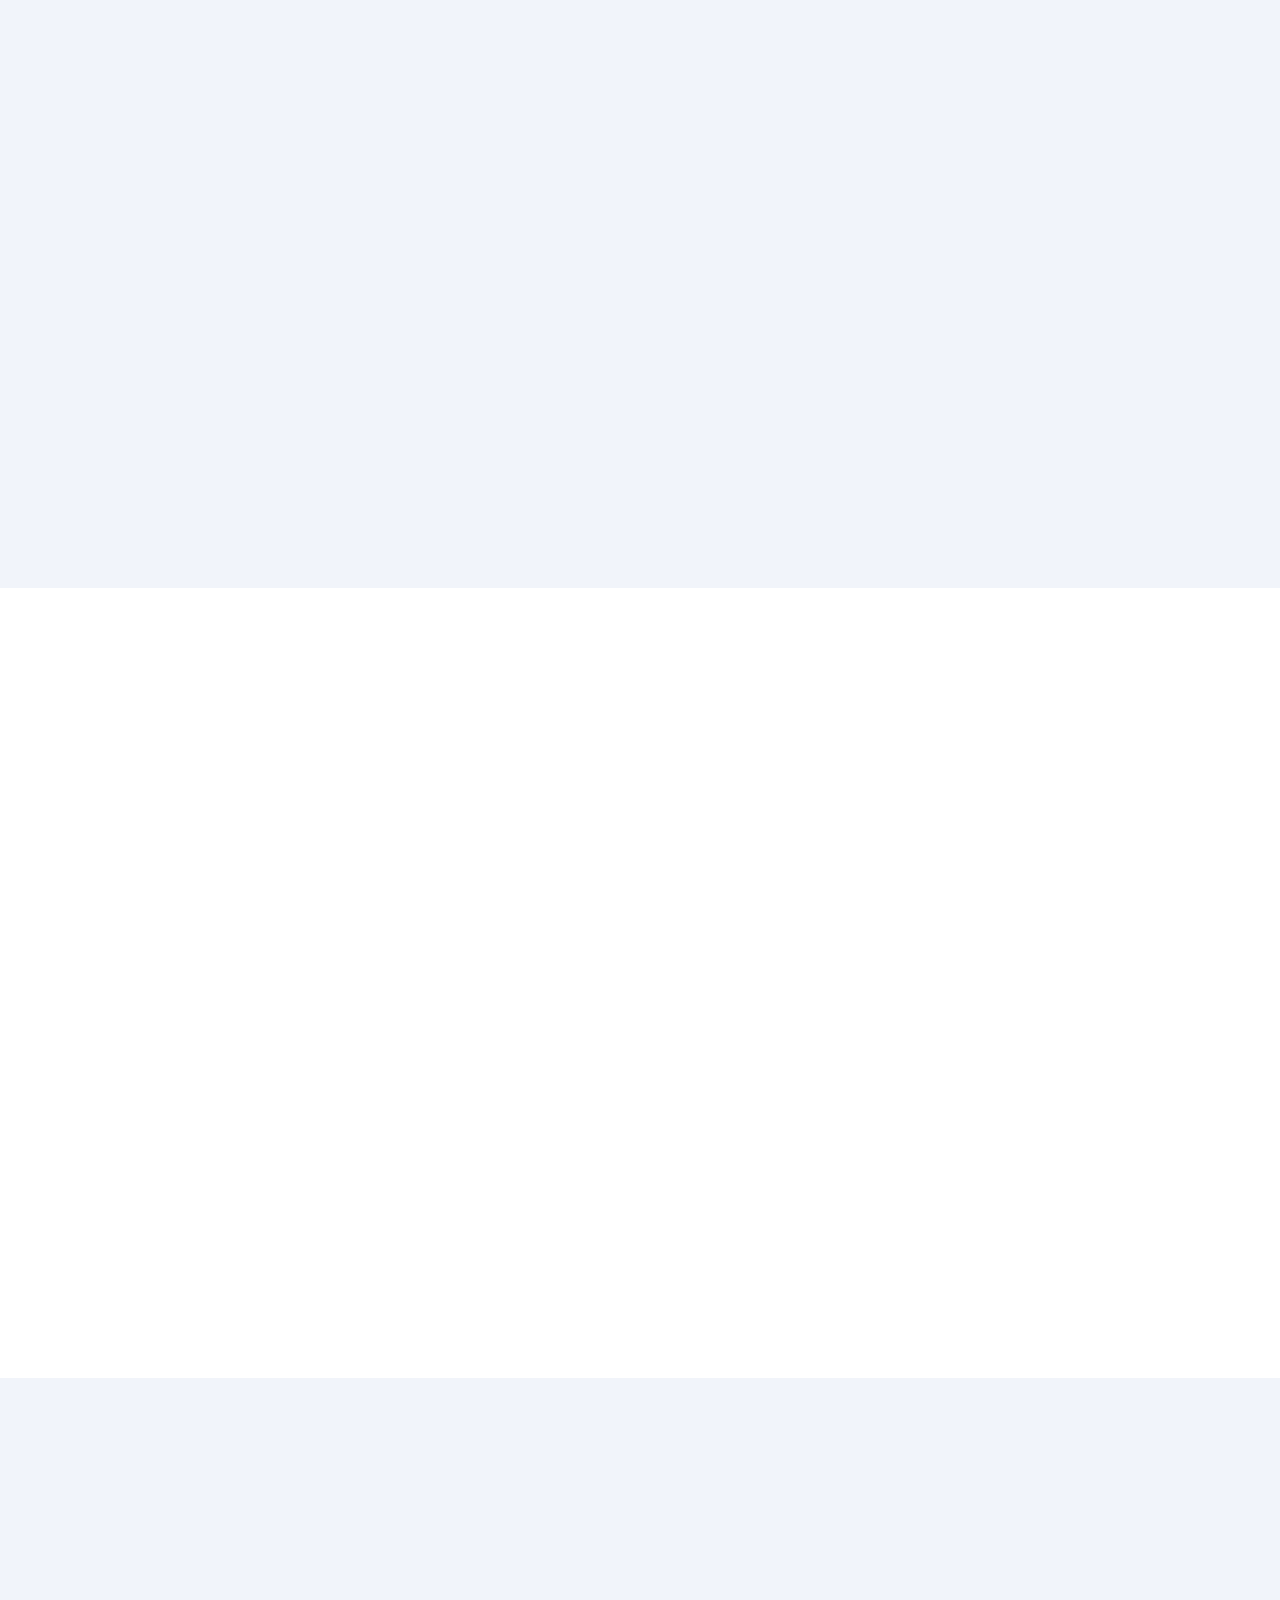
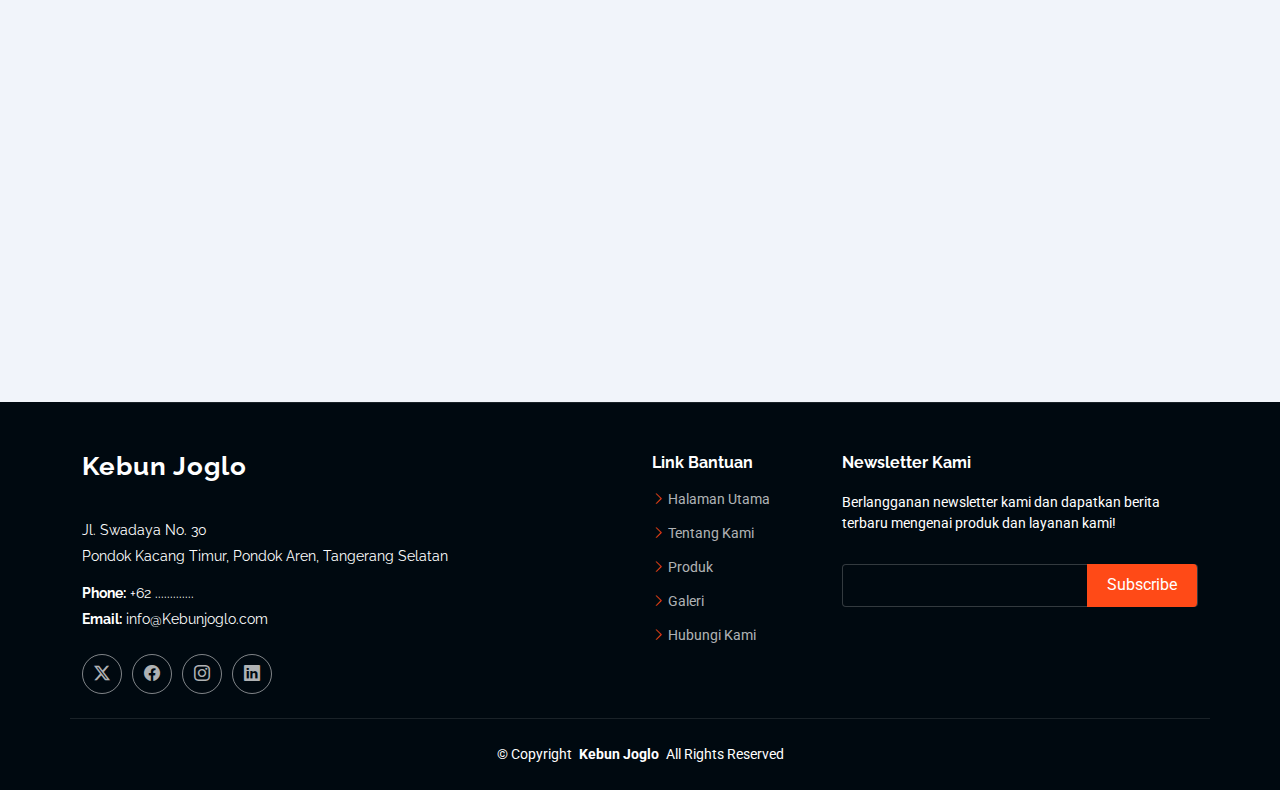
<file: index copy.html>
<!DOCTYPE html>
<html lang="en">

<head>
  <meta charset="utf-8">
  <meta content="width=device-width, initial-scale=1.0" name="viewport">
  <title>Kebun Joglo</title>
  <meta name="description" content="Kebun Joglo Komunitas Edukasi Seni">
  <meta name="keywords" content="Kebun Joglo, kreatif, seni, Workshop Daur Ulang Plastik, Kelas Literasi Anak, Edukasi Lingkungan, Produksi Kreatif Komunitas, Acara Komunitas & Pameran">

  <!-- Favicons -->
  <link href="assets/img/favicon.png" rel="icon">
  <link href="assets/img/apple-touch-icon.png" rel="apple-touch-icon">

  <!-- Fonts -->
  <link href="https://fonts.googleapis.com" rel="preconnect">
  <link href="https://fonts.gstatic.com" rel="preconnect" crossorigin>
  <link href="https://fonts.googleapis.com/css2?family=Roboto:ital,wght@0,100;0,300;0,400;0,500;0,700;0,900;1,100;1,300;1,400;1,500;1,700;1,900&family=Raleway:ital,wght@0,100;0,200;0,300;0,400;0,500;0,600;0,700;0,800;0,900;1,100;1,200;1,300;1,400;1,500;1,600;1,700;1,800;1,900&family=Inter:wght@100;200;300;400;500;600;700;800;900&display=swap" rel="stylesheet">

  <!-- Vendor CSS Files -->
  <link href="assets/vendor/bootstrap/css/bootstrap.min.css" rel="stylesheet">
  <link href="assets/vendor/bootstrap-icons/bootstrap-icons.css" rel="stylesheet">
  <link href="assets/vendor/aos/aos.css" rel="stylesheet">
  <link href="assets/vendor/glightbox/css/glightbox.min.css" rel="stylesheet">
  <link href="assets/vendor/swiper/swiper-bundle.min.css" rel="stylesheet">

  <!-- Main CSS File -->
  <link href="assets/css/main.css" rel="stylesheet">

  <!-- =======================================================
  * Template Name: Dewi
  * Template URL: https://bootstrapmade.com/dewi-free-multi-purpose-html-template/
  * Updated: Aug 07 2024 with Bootstrap v5.3.3
  * Author: BootstrapMade.com
  * License: https://bootstrapmade.com/license/
  ======================================================== -->
</head>

<body class="index-page">

  <header id="header" class="header d-flex align-items-center fixed-top">
    <div class="container-fluid container-xl position-relative d-flex align-items-center">

      <a href="index.html" class="logo d-flex align-items-center me-auto">
        <!-- Uncomment the line below if you also wish to use an image logo -->
        <!-- <img src="assets/img/logo.png" alt=""> -->
        <h1 class="sitename">Kebun Joglo</h1>
      </a>

      <nav id="navmenu" class="navmenu">
        <ul>
          <li><a href="#hero" class="active">Halaman Utama</a></li>
          <li><a href="#about">Tentang Kami</a></li>
          <li><a href="#produk">Produk</a></li>
          <li><a href="#galery">Galeri</a></li>
          <li><a href="#contact">Hubungi Kami</a></li>
        </ul>
        <i class="mobile-nav-toggle d-xl-none bi bi-list"></i>
      </nav>
    </div>
  </header>

  <main class="main">

    <!-- Hero Section -->
    <section id="hero" class="hero section dark-background">

      <img src="assets/img/banner.webp" alt="" data-aos="fade-in">

      <div class="container d-flex flex-column align-items-center">
        <h2 data-aos="fade-up" data-aos-delay="100">Selamat datang di Kebun Joglo</h2>
        <p data-aos="fade-up" data-aos-delay="200">Ruang belajar kreatif berbasis seni, literasi, dan lingkungan</p>
        <div class="d-flex mt-4" data-aos="fade-up" data-aos-delay="300">
          <a href="#info" class="btn-get-started">Yuk Mulai</a>
          <a href="https://www.youtube.com/watch?v=soSon1tvC6E" class="glightbox btn-watch-video d-flex align-items-center"><i class="bi bi-play-circle"></i><span>Watch Video</span></a>
        </div>
      </div>

    </section><!-- /Hero Section -->
    <section id="info" class="features section">

      <div class="container">
        <h4 class="text-center quote-text  px-5 mx-5" style="padding-bottom: 50px;">
          <i class="bi bi-quote quote-icon-left"></i>
          Kebun Joglo merupakan ruang belajar dan berkreasi berbasis komunitas yang mengintegrasikan seni, desain, media, dan kepedulian lingkungan. Melalui pendekatan partisipatif, Kebun Joglo menghadirkan berbagai kegiatan edukatif yang melibatkan anak-anak, remaja, dan masyarakat sekitar sebagai subjek utama dalam proses pembelajaran dan penciptaan karya.
          <i class="bi bi-quote quote-icon-right"></i>
        </h4>
        <ul class="nav nav-tabs row d-flex">
          <li class="nav-item col">
            <a class="nav-link active show" data-bs-toggle="tab" data-bs-target="#features-tab-1">
              <i class="bi bi-binoculars"></i>
              <h4 class="d-none d-lg-block">Workshop Daur Ulang Plastik</h4>
            </a>
          </li>
        
          <li class="nav-item col">
            <a class="nav-link" data-bs-toggle="tab" data-bs-target="#features-tab-2">
              <i class="bi bi-box-seam"></i>
              <h4 class="d-none d-lg-block">Kelas Literasi Anak</h4>
            </a>
          </li>
        
          <li class="nav-item col">
            <a class="nav-link" data-bs-toggle="tab" data-bs-target="#features-tab-3">
              <i class="bi bi-brightness-high"></i>
              <h4 class="d-none d-lg-block">Edukasi Lingkungan</h4>
            </a>
          </li>
        
          <li class="nav-item col">
            <a class="nav-link" data-bs-toggle="tab" data-bs-target="#features-tab-4">
              <i class="bi bi-command"></i>
              <h4 class="d-none d-lg-block">Produksi Kreatif Komunitas</h4>
            </a>
          </li>
        
          <li class="nav-item col">
            <a class="nav-link" data-bs-toggle="tab" data-bs-target="#features-tab-5">
              <i class="bi bi-calendar-day-fill"></i>
              <h4 class="d-none d-lg-block">Acara Komunitas & Pameran</h4>
            </a>
          </li>
        </ul>


        <div class="tab-content" data-aos="fade-up" data-aos-delay="200">

          <div class="tab-pane fade active show" id="features-tab-1">
            <div class="row">
              <div class="col-lg-6 order-2 order-lg-1 mt-3 mt-lg-0">
                <h3 class="section-title" style="margin-bottom: 20px;">Kelas Literasi Anak Berbasis Seni</h3>
                <p>Program literasi dilakukan melalui aktivitas membaca, menulis, menggambar, serta permainan edukatif berbasis huruf dan angka. Pendekatan seni digunakan agar anak-anak lebih mudah memahami materi dan merasa nyaman dalam proses belajar.</p>
              </div>
              <div class="col-lg-6 order-1 order-lg-2 text-center">
                <img src="assets/img/workshop2.webp" alt="" class="img-fluid">
              </div>
            </div>
          </div><!-- End Tab Content Item -->

          <div class="tab-pane fade" id="features-tab-2">
            <div class="row">
              <div class="col-lg-6 order-2 order-lg-1 mt-3 mt-lg-0">
                <h3 class="section-title" style="margin-bottom: 20px;">Kelas Literasi Anak Berbasis Seni</h3>
                <p>Program literasi dilakukan melalui aktivitas membaca, menulis, menggambar, serta permainan edukatif berbasis huruf dan angka. Pendekatan seni digunakan agar anak-anak lebih mudah memahami materi dan merasa nyaman dalam proses belajar.</p>
              </div>
              <div class="col-lg-6 order-1 order-lg-2 text-center">
                <img src="assets/img/workshop2.webp" alt="" class="img-fluid">
              </div>
            </div>
          </div><!-- End Tab Content Item -->

          <div class="tab-pane fade" id="features-tab-3">
            <div class="row">
              <div class="col-lg-6 order-2 order-lg-1 mt-3 mt-lg-0">
                <h3 class="section-title" style="margin-bottom: 20px;">Edukasi dan Kampanye Lingkungan</h3>
                <p>Kegiatan ini berfokus pada pengenalan konsep reduce, reuse, dan recycle (3R), serta praktik langsung pengelolaan sampah rumah tangga. Edukasi dilakukan secara dialogis dan kontekstual sesuai dengan kondisi lingkungan warga.</p>
              </div>
              <div class="col-lg-6 order-1 order-lg-2 text-center">
                <img src="assets/img/workshop3.webp" alt="" class="img-fluid">
              </div>
            </div>
          </div><!-- End Tab Content Item -->

          <div class="tab-pane fade" id="features-tab-4">
            <div class="row">
              <div class="col-lg-6 order-2 order-lg-1 mt-3 mt-lg-0">
                <h3 class="section-title" style="margin-bottom: 20px;">Produksi Kreatif Komunitas</h3>
                <p>Anggota komunitas dilibatkan dalam proses penciptaan karya seni dan produk fungsional berbahan limbah plastik, seperti tatakan, ornamen, dan elemen dekoratif. Kegiatan ini diarahkan untuk mendorong kemandirian ekonomi berbasis kreativitas.</p>
              </div>
              <div class="col-lg-6 order-1 order-lg-2 text-center">
                <img src="assets/img/workshop4.webp" alt="" class="img-fluid">
              </div>
            </div>
          </div>
          
          <div class="tab-pane fade" id="features-tab-5">
            <div class="row">
              <div class="col-lg-6 order-2 order-lg-1 mt-3 mt-lg-0">
                <h3 class="section-title" style="margin-bottom: 20px;">Acara Komunitas &amp; Pameran Karya</h3>
                <p>Kebun Joglo secara berkala menyelenggarakan pameran, pertunjukan seni, dan kegiatan kolaboratif sebagai ruang apresiasi, pertukaran ide, dan penguatan jejaring sosial antarwarga.</p>
              </div>
              <div class="col-lg-6 order-1 order-lg-2 text-center">
                <img src="assets/img/workshop6.webp" alt="" class="img-fluid">
              </div>
            </div>
          </div><!-- End Tab Content Item -->

        </div>

      </div>

    </section><!-- /Features Section -->

    <section id="stats" class="stats section light-background">

      <div class="container" data-aos="fade-up" data-aos-delay="100">

        <div class="row gy-4">

          <div class="col-lg-3 col-md-6">
            <div class="stats-item d-flex align-items-center w-100 h-100">
              <i class="bi bi-emoji-smile color-blue flex-shrink-0"></i>
              <div>
                <span data-purecounter-start="0" data-purecounter-end="232" data-purecounter-duration="1" class="purecounter"></span>
                <p>Happy Clients</p>
              </div>
            </div>
          </div><!-- End Stats Item -->

          <div class="col-lg-3 col-md-6">
            <div class="stats-item d-flex align-items-center w-100 h-100">
              <i class="bi bi-journal-richtext color-orange flex-shrink-0"></i>
              <div>
                <span data-purecounter-start="0" data-purecounter-end="521" data-purecounter-duration="1" class="purecounter"></span>
                <p>Projects</p>
              </div>
            </div>
          </div><!-- End Stats Item -->

          <div class="col-lg-3 col-md-6">
            <div class="stats-item d-flex align-items-center w-100 h-100">
              <i class="bi bi-headset color-green flex-shrink-0"></i>
              <div>
                <span data-purecounter-start="0" data-purecounter-end="1463" data-purecounter-duration="1" class="purecounter"></span>
                <p>Hours Of Support</p>
              </div>
            </div>
          </div><!-- End Stats Item -->

          <div class="col-lg-3 col-md-6">
            <div class="stats-item d-flex align-items-center w-100 h-100">
              <i class="bi bi-people color-pink flex-shrink-0"></i>
              <div>
                <span data-purecounter-start="0" data-purecounter-end="15" data-purecounter-duration="1" class="purecounter"></span>
                <p>Hard Workers</p>
              </div>
            </div>
          </div><!-- End Stats Item -->

        </div>

      </div>

    </section><!-- /Stats Section -->

    <!-- About Section -->
    <section id="about" class="about section">

      <div class="container">

        <div class="row gy-4">
          <div class="col-lg-6" data-aos="fade-up" data-aos-delay="100">
            <h3 class="section-title" style="margin-bottom: 20px;">TENTANG KAMI</h3>
            <img src="assets/img/kebun-joglo.webp" class="img-fluid rounded-4 mb-4" alt="">
            <p>Kebun Joglo adalah komunitas edukasi seni, literasi, dan lingkungan yang berdiri sebagai ruang publik terbuka untuk anak-anak, remaja, dan masyarakat sekitar. Berlokasi di <strong>Jl. Swadaya No. 30, Pondok Kacang Timur, Pondok Aren, Tangerang Selatan, Kebun Joglo</strong> bergerak dalam pemberdayaan masyarakat melalui pendekatan seni, kreativitas, dan pengelolaan lingkungan.</p>
          </div>
          <div class="col-lg-6" data-aos="fade-up" data-aos-delay="250">
            <div class="content ps-0 ps-lg-5">
              <p>Kami berfokus pada : </p>
              <ul>
                <li><i class="bi bi-check-circle-fill"></i> <span>Penguatan literasi masyarakat, terutama anak-anak.</span></li>
                <li><i class="bi bi-check-circle-fill"></i> <span>Pelatihan seni berbasis daur ulang limbah plastik.</span></li>
                <li><i class="bi bi-check-circle-fill"></i> <span>Pengembangan usaha kreatif berbasis komunitas.</span></li>
                <li><i class="bi bi-check-circle-fill"></i> <span>Edukasi lingkungan untuk menciptakan masyarakat yang lebih peduli dan mandiri.</span></li>
                <li><i class="bi bi-check-circle-fill"></i> <span>Kolaborasi dengan kampus, pemerintah, dan komunitas lain untuk memperluas dampak sosial.</span></li>
              </ul>
              <p>
                Kebun Joglo percaya bahwa seni dan lingkungan adalah pintu masuk untuk membangun kreativitas, kesadaran, dan kemandirian ekonomi masyarakat.
              </p>

              <div class="position-relative mt-4">
                <img src="assets/img/workshop7.webp" class="img-fluid rounded-4" alt="">
                <a href="https://www.youtube.com/watch?v=soSon1tvC6E" class="glightbox pulsating-play-btn"></a>
              </div>
            </div>
          </div>
        </div>

      </div>

    </section><!-- /About Section -->

    <!-- Stats Section -->

    <!-- Services Section -->
    <section id="produk" class="services section light-background">

      <div class="container">

        <div class="row gy-4">
          <div class="col-lg-12" data-aos="fade-up" data-aos-delay="100">
            <h3 class="section-title" style="margin-bottom: 20px; font-weight: bold;">PRODUK</h3>
            <p>Semua produk dibuat oleh anggota komunitas dengan pendekatan upcycle art sehingga ramah lingkungan dan bernilai ekonomi.
            </p>
          </div>
        </div>
      </div>


      <div class="container" data-aos="fade-up" data-aos-delay="100">

        <div class="row gy-5">

          <div class="col-xl-6 col-md-6" data-aos="zoom-in" data-aos-delay="200">
            <div class="service-item">
              <div class="img">
                <img src="assets/img/workshop6.webp" class="img-fluid" alt="">
              </div>
              <div class="details position-relative">
                <div class="icon">
                  <i class="bi bi-activity"></i>
                </div>
                <a href="service-details.html" class="stretched-link">
                  <h3>Produk Kreatif Berbasis Limbah Plastik</h3>
                </a>
                <div class="content ps-0 ps-lg-5" style="min-height: 190px;">
                  <ul>
                    <li><i class="bi bi-check-circle-fill"></i> <span>Ornamen huruf &amp; angka berwarna</span></li>
                    <li><i class="bi bi-check-circle-fill"></i> <span>Alas dekoratif berbahan cacahan plastik</span></li>
                    <li><i class="bi bi-check-circle-fill"></i> <span>Aksesori & hiasan dinding</span></li>
                    <li><i class="bi bi-check-circle-fill"></i> <span>Miniatur dan bentuk tematik dari limbah plastik</span></li>
                    <li><i class="bi bi-check-circle-fill"></i> <span>Produk fungsional berornamen daur ulang</span></li>
                  </ul>
                </div>
              </div>
            </div>
          </div><!-- End Service Item -->

          <div class="col-xl-6 col-md-6" data-aos="zoom-in" data-aos-delay="300">
            <div class="service-item">
              <div class="img">
                <img src="assets/img/workshop.webp" class="img-fluid" alt="">
              </div>
              <div class="details position-relative">
                <div class="icon">
                  <i class="bi bi-broadcast"></i>
                </div>
                <a href="service-details.html" class="stretched-link">
                  <h3>Produk Edukasi</h3>
                </a>
                <div>
                <div class="content ps-0 ps-lg-5" style="min-height: 190px;">
                  <ul>
                    <li><i class="bi bi-check-circle-fill"></i> <span>Paket edukasi literasi anak</span></li>
                    <li><i class="bi bi-check-circle-fill"></i> <span>Kit belajar seni lingkungan</span></li>
                    <li><i class="bi bi-check-circle-fill"></i> <span>Konten kreatif digital dan dokumentasi edukasi</span></li>
                  </ul>
                </div>
              </div>
            </div>
          </div><!-- End Service Item -->

        </div>

      </div>

    </section><!-- /Services Section -->

    <!-- Portfolio Section -->
    <section id="galery" class="portfolio section">

      <!-- Section Title -->
      <div class="container" data-aos="fade-up">
        <h3 class="section-title" style="margin-bottom: 20px; font-weight: bold;">GALERI</h3>
      </div><!-- End Section Title -->

      <div class="container">

        <div class="isotope-layout" data-default-filter="*" data-layout="masonry" data-sort="original-order">

          <ul class="portfolio-filters isotope-filters" data-aos="fade-up" data-aos-delay="100">
            <li data-filter="*" class="filter-active">All</li>
            <li data-filter=".filter-app">Workshop</li>
            <li data-filter=".filter-product">Kelas Literasi</li>
            <li data-filter=".filter-branding">Edukasi</li>
            <li data-filter=".filter-books">Komunitas</li>
          </ul><!-- End Portfolio Filters -->

          <div class="row gy-4 isotope-container" data-aos="fade-up" data-aos-delay="200">

            <div class="col-lg-4 col-md-6 portfolio-item isotope-item filter-app">
              <div class="portfolio-content h-100">
                <img src="assets/img/workshop.webp" class="img-fluid" alt="">
                <div class="portfolio-info">
                  <h4>App 1</h4>
                  <p>Lorem ipsum, dolor sit amet consectetur</p>
                  <a href="assets/img/workshop.webp" title="Galeri" data-gallery="portfolio-gallery-app" class="glightbox preview-link"><i class="bi bi-zoom-in"></i></a>
                  <a href="javascript:void(0)" title="More Details" class="details-link"><i class="bi bi-link-45deg"></i></a>
                </div>
              </div>
            </div><!-- End Portfolio Item -->

            <div class="col-lg-4 col-md-6 portfolio-item isotope-item filter-product">
              <div class="portfolio-content h-100">
                <img src="assets/img/workshop2.webp" class="img-fluid" alt="">
                <div class="portfolio-info">
                  <h4>Product 1</h4>
                  <p>Lorem ipsum, dolor sit amet consectetur</p>
                  <a href="assets/img/workshop2.webp" title="Galeri" data-gallery="portfolio-gallery-product" class="glightbox preview-link"><i class="bi bi-zoom-in"></i></a>
                  <a href="javascript:void(0)" title="More Details" class="details-link"><i class="bi bi-link-45deg"></i></a>
                </div>
              </div>
            </div><!-- End Portfolio Item -->

            <div class="col-lg-4 col-md-6 portfolio-item isotope-item filter-branding">
              <div class="portfolio-content h-100">
                <img src="assets/img/workshop3.webp" class="img-fluid" alt="">
                <div class="portfolio-info">
                  <h4>Branding 1</h4>
                  <p>Lorem ipsum, dolor sit amet consectetur</p>
                  <a href="assets/img/workshop3.webp" title="Galeri" data-gallery="portfolio-gallery-branding" class="glightbox preview-link"><i class="bi bi-zoom-in"></i></a>
                  <a href="javascript:void(0)" title="More Details" class="details-link"><i class="bi bi-link-45deg"></i></a>
                </div>
              </div>
            </div><!-- End Portfolio Item -->

            <div class="col-lg-4 col-md-6 portfolio-item isotope-item filter-books">
              <div class="portfolio-content h-100">
                <img src="assets/img/workshop4.webp" class="img-fluid" alt="">
                <div class="portfolio-info">
                  <h4>Books 1</h4>
                  <p>Lorem ipsum, dolor sit amet consectetur</p>
                  <a href="assets/img/workshop4.webp" title="Galeri" data-gallery="portfolio-gallery-book" class="glightbox preview-link"><i class="bi bi-zoom-in"></i></a>
                  <a href="javascript:void(0)" title="More Details" class="details-link"><i class="bi bi-link-45deg"></i></a>
                </div>
              </div>
            </div><!-- End Portfolio Item -->

            <div class="col-lg-4 col-md-6 portfolio-item isotope-item filter-app">
              <div class="portfolio-content h-100">
                <img src="assets/img/workshop6.webp" class="img-fluid" alt="">
                <div class="portfolio-info">
                  <h4>App 2</h4>
                  <p>Lorem ipsum, dolor sit amet consectetur</p>
                  <a href="assets/img/workshop6.webp" title="Galeri" data-gallery="portfolio-gallery-app" class="glightbox preview-link"><i class="bi bi-zoom-in"></i></a>
                  <a href="javascript:void(0)" title="More Details" class="details-link"><i class="bi bi-link-45deg"></i></a>
                </div>
              </div>
            </div><!-- End Portfolio Item -->

            <div class="col-lg-4 col-md-6 portfolio-item isotope-item filter-product">
              <div class="portfolio-content h-100">
                <img src="assets/img/workshop7.webp" class="img-fluid" alt="">
                <div class="portfolio-info">
                  <h4>Product 2</h4>
                  <p>Lorem ipsum, dolor sit amet consectetur</p>
                  <a href="assets/img/workshop7.webp" title="Galeri" data-gallery="portfolio-gallery-product" class="glightbox preview-link"><i class="bi bi-zoom-in"></i></a>
                  <a href="javascript:void(0)" title="More Details" class="details-link"><i class="bi bi-link-45deg"></i></a>
                </div>
              </div>
            </div><!-- End Portfolio Item -->
          </div><!-- End Portfolio Container -->

        </div>

      </div>

    </section><!-- /Portfolio Section -->

    <!-- Team Section -->
    <section id="contact" class="team section light-background">

      <!-- Section Title -->
      <div class="container section-title" data-aos="fade-up">
        <h2>HUBUNGI KAMI</h2>
        <p>PENGELOLA</p>
      </div><!-- End Section Title -->

      <div class="container">

        <div class="row gy-5">

          <div class="col-lg-4 col-md-6" data-aos="fade-up" data-aos-delay="100">
            <div class="member">
              <div class="pic"><img src="assets/img/team/team-1.jpg" class="img-fluid" alt=""></div>
              <div class="member-info">
                <h4>Nabil Azizi</h4>
                <span>Pengelola Kebun Joglo</span>
                <div class="social">
                  <a href=""><i class="bi bi-twitter-x"></i></a>
                  <a href=""><i class="bi bi-facebook"></i></a>
                  <a href=""><i class="bi bi-instagram"></i></a>
                  <a href=""><i class="bi bi-linkedin"></i></a>
                </div>
              </div>
            </div>
          </div><!-- End Team Member -->

          <div class="col-lg-4 col-md-6" data-aos="fade-up" data-aos-delay="200">
            <div class="member">
              <div class="pic"><img src="assets/img/team/team-2.jpg" class="img-fluid" alt=""></div>
              <div class="member-info">
                <h4>Kurniati</h4>
                <span>Koordinator Program & Komunitas</span>
                <div class="social">
                  <a href=""><i class="bi bi-twitter-x"></i></a>
                  <a href=""><i class="bi bi-facebook"></i></a>
                  <a href=""><i class="bi bi-instagram"></i></a>
                  <a href=""><i class="bi bi-linkedin"></i></a>
                </div>
              </div>
            </div>
          </div><!-- End Team Member -->

          <div class="col-lg-4 col-md-6" data-aos="fade-up" data-aos-delay="300">
            <div class="member">
              <div class="pic"><img src="assets/img/team/team-3.jpg" class="img-fluid" alt=""></div>
              <div class="member-info">
                <h4>Haruno</h4>
                <span>Fasilitator Lingkungan & Edukasi</span>
                <div class="social">
                  <a href=""><i class="bi bi-twitter-x"></i></a>
                  <a href=""><i class="bi bi-facebook"></i></a>
                  <a href=""><i class="bi bi-instagram"></i></a>
                  <a href=""><i class="bi bi-linkedin"></i></a>
                </div>
              </div>
            </div>
          </div><!-- End Team Member -->

        </div>

      </div>

    </section><!-- /Team Section -->

  <footer id="footer" class="footer dark-background">

    <div class="container footer-top">
      <div class="row gy-4">
        <div class="col-lg-6 col-md-6 footer-about">
          <a href="index.html" class="logo d-flex align-items-center">
            <span class="sitename">Kebun Joglo</span>
          </a>
          <div class="footer-contact pt-3">
            <p>Jl. Swadaya No. 30</p>
            <p>Pondok Kacang Timur, Pondok Aren, Tangerang Selatan</p>
            <p class="mt-3"><strong>Phone:</strong> <span>+62 .............</span></p>
            <p><strong>Email:</strong> <span>info@Kebunjoglo.com</span></p>
          </div>
          <div class="social-links d-flex mt-4">
            <a href=""><i class="bi bi-twitter-x"></i></a>
            <a href=""><i class="bi bi-facebook"></i></a>
            <a href=""><i class="bi bi-instagram"></i></a>
            <a href=""><i class="bi bi-linkedin"></i></a>
          </div>
        </div>

        <div class="col-lg-2 col-md-3 footer-links">
          <h4>Link Bantuan</h4>
          <ul>
            <li><i class="bi bi-chevron-right"></i> <a href="#hero">Halaman Utama</a></li>
            <li><i class="bi bi-chevron-right"></i> <a href="#about">Tentang Kami</a></li>
            <li><i class="bi bi-chevron-right"></i> <a href="#produk">Produk</a></li>
            <li><i class="bi bi-chevron-right"></i> <a href="#galery">Galeri</a></li>
            <li><i class="bi bi-chevron-right"></i> <a href="#contact">Hubungi Kami</a></li>
          </ul>
        </div>
        <div class="col-lg-4 col-md-12 footer-newsletter">
          <h4>Newsletter Kami</h4>
          <p>Berlangganan newsletter kami dan dapatkan berita terbaru mengenai produk dan layanan kami!</p>
          <form action="forms/newsletter.php" method="post" class="php-email-form">
            <div class="newsletter-form"><input type="email" name="email"><input type="submit" value="Subscribe"></div>
            <div class="loading">Loading</div>
            <div class="error-message"></div>
            <div class="sent-message">Your subscription request has been sent. Thank you!</div>
          </form>
        </div>

      </div>
    </div>

    <div class="container copyright text-center mt-4">
      <p>© <span>Copyright</span> <strong class="px-1 sitename">Kebun Joglo</strong> <span>All Rights Reserved</span></p>
    </div>

  </footer>

  <!-- Scroll Top -->
  <a href="#" id="scroll-top" class="scroll-top d-flex align-items-center justify-content-center"><i class="bi bi-arrow-up-short"></i></a>

  <!-- Preloader -->
  <div id="preloader"></div>

  <!-- Vendor JS Files -->
  <script src="assets/vendor/bootstrap/js/bootstrap.bundle.min.js"></script>
  <script src="assets/vendor/php-email-form/validate.js"></script>
  <script src="assets/vendor/aos/aos.js"></script>
  <script src="assets/vendor/glightbox/js/glightbox.min.js"></script>
  <script src="assets/vendor/purecounter/purecounter_vanilla.js"></script>
  <script src="assets/vendor/swiper/swiper-bundle.min.js"></script>
  <script src="assets/vendor/imagesloaded/imagesloaded.pkgd.min.js"></script>
  <script src="assets/vendor/isotope-layout/isotope.pkgd.min.js"></script>

  <!-- Main JS File -->
  <script src="assets/js/main.js"></script>
  <style type="text/css">
    .section-title {
      position: relative;
      padding-bottom: 10px;
      margin-bottom: 25px;
    }

    .section-title::after {
        content: "";
        width: 120px;              /* PANJANG GARIS */
        height: 1px;              /* TEBAL GARIS */
        background: #ff4a17;       /* WARNA GARIS */
        position: absolute;
        left: 0;                  /* mulai dari kiri teks */
        bottom: 0;
        border-radius: 0px;       /* biar halus */
    }

    /* Style UL & LI untuk ABOUT & SERVICES */
    .servicess ul li,
    .service-item ul li {
      list-style: none;
      display: flex;
      align-items: center;
      margin-bottom: 10px;
      font-size: 16px;
    }

    /* Icon warna seperti di about */
    .service-item ul li i {
      color: #ff7f00; /* warna oranye */
      margin-right: 10px;
      font-size: 18px;
    }
  </style>
</body>

</html>
</file>
<file: assets/css/main.css>
/**
* Template Name: Dewi
* Template URL: https://bootstrapmade.com/dewi-free-multi-purpose-html-template/
* Updated: Aug 07 2024 with Bootstrap v5.3.3
* Author: BootstrapMade.com
* License: https://bootstrapmade.com/license/
*/

/*--------------------------------------------------------------
# Font & Color Variables
# Help: https://bootstrapmade.com/color-system/
--------------------------------------------------------------*/
/* Fonts */
:root {
  --default-font: "Roboto",  system-ui, -apple-system, "Segoe UI", Roboto, "Helvetica Neue", Arial, "Noto Sans", "Liberation Sans", sans-serif, "Apple Color Emoji", "Segoe UI Emoji", "Segoe UI Symbol", "Noto Color Emoji";
  --heading-font: "Raleway",  sans-serif;
  --nav-font: "Inter",  sans-serif;
}

/* Global Colors - The following color variables are used throughout the website. Updating them here will change the color scheme of the entire website */
:root { 
  --background-color: #ffffff; /* Background color for the entire website, including individual sections */
  --default-color: #444444; /* Default color used for the majority of the text content across the entire website */
  --heading-color: #273d4e; /* Color for headings, subheadings and title throughout the website */
  --accent-color: #ff4a17; /* Accent color that represents your brand on the website. It's used for buttons, links, and other elements that need to stand out */
  --surface-color: #ffffff; /* The surface color is used as a background of boxed elements within sections, such as cards, icon boxes, or other elements that require a visual separation from the global background. */
  --contrast-color: #ffffff; /* Contrast color for text, ensuring readability against backgrounds of accent, heading, or default colors. */
}

/* Nav Menu Colors - The following color variables are used specifically for the navigation menu. They are separate from the global colors to allow for more customization options */
:root {
  --nav-color: #e5eaee;  /* The default color of the main navmenu links */
  --nav-hover-color: #ff4a17; /* Applied to main navmenu links when they are hovered over or active */
  --nav-mobile-background-color: #ffffff; /* Used as the background color for mobile navigation menu */
  --nav-dropdown-background-color: #ffffff; /* Used as the background color for dropdown items that appear when hovering over primary navigation items */
  --nav-dropdown-color: #444444; /* Used for navigation links of the dropdown items in the navigation menu. */
  --nav-dropdown-hover-color: #ff4a17; /* Similar to --nav-hover-color, this color is applied to dropdown navigation links when they are hovered over. */
}

/* Color Presets - These classes override global colors when applied to any section or element, providing reuse of the sam color scheme. */

.light-background {
  --background-color: #f1f4fa;
  --surface-color: #ffffff;
}

.dark-background {
  --background-color: #000910;
  --default-color: #ffffff;
  --heading-color: #ffffff;
  --surface-color: #28323a;
  --contrast-color: #ffffff;
}

/* Smooth scroll */
:root {
  scroll-behavior: smooth;
}

/*--------------------------------------------------------------
# General Styling & Shared Classes
--------------------------------------------------------------*/
body {
  color: var(--default-color);
  background-color: var(--background-color);
  font-family: var(--default-font);
}

a {
  color: var(--accent-color);
  text-decoration: none;
  transition: 0.3s;
}

a:hover {
  color: color-mix(in srgb, var(--accent-color), transparent 25%);
  text-decoration: none;
}

h1,
h2,
h3,
h4,
h5,
h6 {
  color: var(--heading-color);
  font-family: var(--heading-font);
}

/* PHP Email Form Messages
------------------------------*/
.php-email-form .error-message {
  display: none;
  background: #df1529;
  color: #ffffff;
  text-align: left;
  padding: 15px;
  margin-bottom: 24px;
  font-weight: 600;
}

.php-email-form .sent-message {
  display: none;
  color: #ffffff;
  background: #059652;
  text-align: center;
  padding: 15px;
  margin-bottom: 24px;
  font-weight: 600;
}

.php-email-form .loading {
  display: none;
  background: var(--surface-color);
  text-align: center;
  padding: 15px;
  margin-bottom: 24px;
}

.php-email-form .loading:before {
  content: "";
  display: inline-block;
  border-radius: 50%;
  width: 24px;
  height: 24px;
  margin: 0 10px -6px 0;
  border: 3px solid var(--accent-color);
  border-top-color: var(--surface-color);
  animation: php-email-form-loading 1s linear infinite;
}

@keyframes php-email-form-loading {
  0% {
    transform: rotate(0deg);
  }

  100% {
    transform: rotate(360deg);
  }
}

/* Pulsating Play Button
------------------------------*/
.pulsating-play-btn {
  width: 94px;
  height: 94px;
  background: radial-gradient(var(--accent-color) 50%, color-mix(in srgb, var(--accent-color), transparent 75%) 52%);
  border-radius: 50%;
  display: block;
  position: relative;
  overflow: hidden;
}

.pulsating-play-btn:before {
  content: "";
  position: absolute;
  width: 120px;
  height: 120px;
  animation-delay: 0s;
  animation: pulsate-play-btn 2s;
  animation-direction: forwards;
  animation-iteration-count: infinite;
  animation-timing-function: steps;
  opacity: 1;
  border-radius: 50%;
  border: 5px solid color-mix(in srgb, var(--accent-color), transparent 30%);
  top: -15%;
  left: -15%;
  background: rgba(198, 16, 0, 0);
}

.pulsating-play-btn:after {
  content: "";
  position: absolute;
  left: 50%;
  top: 50%;
  transform: translateX(-40%) translateY(-50%);
  width: 0;
  height: 0;
  border-top: 10px solid transparent;
  border-bottom: 10px solid transparent;
  border-left: 15px solid #fff;
  z-index: 100;
  transition: all 400ms cubic-bezier(0.55, 0.055, 0.675, 0.19);
}

.pulsating-play-btn:hover:before {
  content: "";
  position: absolute;
  left: 50%;
  top: 50%;
  transform: translateX(-40%) translateY(-50%);
  width: 0;
  height: 0;
  border: none;
  border-top: 10px solid transparent;
  border-bottom: 10px solid transparent;
  border-left: 15px solid #fff;
  z-index: 200;
  animation: none;
  border-radius: 0;
}

.pulsating-play-btn:hover:after {
  border-left: 15px solid var(--accent-color);
  transform: scale(20);
}

@keyframes pulsate-play-btn {
  0% {
    transform: scale(0.6, 0.6);
    opacity: 1;
  }

  100% {
    transform: scale(1, 1);
    opacity: 0;
  }
}

/*--------------------------------------------------------------
# Global Header
--------------------------------------------------------------*/
.header {
  --background-color: rgba(0, 0, 0, 0);
  --default-color: #ffffff;
  --heading-color: #ffffff;
  color: var(--default-color);
  background-color: var(--background-color);
  padding: 20px 0;
  transition: all 0.5s;
  z-index: 997;
}

.header .logo {
  line-height: 1;
}

.header .logo img {
  max-height: 36px;
  margin-right: 8px;
}

.header .logo h1 {
  font-size: 30px;
  margin: 0;
  font-weight: 700;
  color: var(--heading-color);
}

.header .cta-btn,
.header .cta-btn:focus {
  color: var(--contrast-color);
  font-size: 13px;
  padding: 7px 25px;
  margin: 0 0 0 30px;
  border-radius: 4px;
  transition: 0.3s;
  text-transform: uppercase;
  border: 2px solid var(--contrast-color);
}

.header .cta-btn:hover,
.header .cta-btn:focus:hover {
  color: var(--contrast-color);
  background: var(--accent-color);
  border-color: var(--accent-color);
}

@media (max-width: 1200px) {
  .header .logo {
    order: 1;
  }

  .header .cta-btn {
    order: 2;
    margin: 0 15px 0 0;
    padding: 6px 15px;
  }

  .header .navmenu {
    order: 3;
  }
}

.scrolled .header {
  box-shadow: 0px 0 18px rgba(0, 0, 0, 0.1);
}

/* Global Header on Scroll
------------------------------*/
.scrolled .header {
  --background-color: rgba(21, 34, 43, 0.85);
}

/*--------------------------------------------------------------
# Navigation Menu
--------------------------------------------------------------*/
/* Desktop Navigation */
@media (min-width: 1200px) {
  .navmenu {
    padding: 0;
  }

  .navmenu ul {
    margin: 0;
    padding: 0;
    display: flex;
    list-style: none;
    align-items: center;
  }

  .navmenu li {
    position: relative;
  }

  .navmenu>ul>li {
    white-space: nowrap;
    padding: 15px 14px;
  }

  .navmenu>ul>li:last-child {
    padding-right: 0;
  }

  .navmenu a,
  .navmenu a:focus {
    color: var(--nav-color);
    font-size: 13px;
    padding: 0 2px;
    font-family: var(--nav-font);
    font-weight: 500;
    display: flex;
    align-items: center;
    justify-content: space-between;
    white-space: nowrap;
    transition: 0.3s;
    position: relative;
    text-transform: uppercase;
  }

  .navmenu a i,
  .navmenu a:focus i {
    font-size: 12px;
    line-height: 0;
    margin-left: 5px;
    transition: 0.3s;
  }

  .navmenu>ul>li>a:before {
    content: "";
    position: absolute;
    height: 2px;
    bottom: -6px;
    left: 0;
    background-color: var(--nav-hover-color);
    visibility: hidden;
    width: 0px;
    transition: all 0.3s ease-in-out 0s;
  }

  .navmenu a:hover:before,
  .navmenu li:hover>a:before,
  .navmenu .active:before {
    visibility: visible;
    width: 100%;
  }

  .navmenu li:hover>a,
  .navmenu .active,
  .navmenu .active:focus {
    color: color-mix(in srgb, var(--nav-color) 90%, white 15%);
  }

  .navmenu .dropdown ul {
    margin: 0;
    padding: 10px 0;
    background: var(--nav-dropdown-background-color);
    display: block;
    position: absolute;
    visibility: hidden;
    left: 14px;
    top: 130%;
    opacity: 0;
    transition: 0.3s;
    border-radius: 4px;
    z-index: 99;
    box-shadow: 0px 0px 30px rgba(0, 0, 0, 0.1);
  }

  .navmenu .dropdown ul li {
    min-width: 200px;
  }

  .navmenu .dropdown ul a {
    padding: 10px 20px;
    font-size: 15px;
    text-transform: none;
    color: var(--nav-dropdown-color);
  }

  .navmenu .dropdown ul a i {
    font-size: 12px;
  }

  .navmenu .dropdown ul a:hover,
  .navmenu .dropdown ul .active:hover,
  .navmenu .dropdown ul li:hover>a {
    color: var(--nav-dropdown-hover-color);
  }

  .navmenu .dropdown:hover>ul {
    opacity: 1;
    top: 100%;
    visibility: visible;
  }

  .navmenu .dropdown .dropdown ul {
    top: 0;
    left: -90%;
    visibility: hidden;
  }

  .navmenu .dropdown .dropdown:hover>ul {
    opacity: 1;
    top: 0;
    left: -100%;
    visibility: visible;
  }
}

/* Mobile Navigation */
@media (max-width: 1199px) {
  .mobile-nav-toggle {
    color: var(--nav-color);
    font-size: 28px;
    line-height: 0;
    margin-right: 10px;
    cursor: pointer;
    transition: color 0.3s;
  }

  .navmenu {
    padding: 0;
    z-index: 9997;
  }

  .navmenu ul {
    display: none;
    list-style: none;
    position: absolute;
    inset: 60px 20px 20px 20px;
    padding: 10px 0;
    margin: 0;
    border-radius: 6px;
    background-color: var(--nav-mobile-background-color);
    border: 1px solid color-mix(in srgb, var(--default-color), transparent 90%);
    box-shadow: none;
    overflow-y: auto;
    transition: 0.3s;
    z-index: 9998;
  }

  .navmenu a,
  .navmenu a:focus {
    color: var(--nav-dropdown-color);
    padding: 10px 20px;
    font-family: var(--nav-font);
    font-size: 17px;
    font-weight: 500;
    display: flex;
    align-items: center;
    justify-content: space-between;
    white-space: nowrap;
    transition: 0.3s;
  }

  .navmenu a i,
  .navmenu a:focus i {
    font-size: 12px;
    line-height: 0;
    margin-left: 5px;
    width: 30px;
    height: 30px;
    display: flex;
    align-items: center;
    justify-content: center;
    border-radius: 50%;
    transition: 0.3s;
    background-color: color-mix(in srgb, var(--accent-color), transparent 90%);
  }

  .navmenu a i:hover,
  .navmenu a:focus i:hover {
    background-color: var(--accent-color);
    color: var(--contrast-color);
  }

  .navmenu a:hover,
  .navmenu .active,
  .navmenu .active:focus {
    color: var(--nav-dropdown-hover-color);
  }

  .navmenu .active i,
  .navmenu .active:focus i {
    background-color: var(--accent-color);
    color: var(--contrast-color);
    transform: rotate(180deg);
  }

  .navmenu .dropdown ul {
    position: static;
    display: none;
    z-index: 99;
    padding: 10px 0;
    margin: 10px 20px;
    background-color: var(--nav-dropdown-background-color);
    transition: all 0.5s ease-in-out;
  }

  .navmenu .dropdown ul ul {
    background-color: rgba(33, 37, 41, 0.1);
  }

  .navmenu .dropdown>.dropdown-active {
    display: block;
    background-color: rgba(33, 37, 41, 0.03);
  }

  .mobile-nav-active {
    overflow: hidden;
  }

  .mobile-nav-active .mobile-nav-toggle {
    color: #fff;
    position: absolute;
    font-size: 32px;
    top: 15px;
    right: 15px;
    margin-right: 0;
    z-index: 9999;
  }

  .mobile-nav-active .navmenu {
    position: fixed;
    overflow: hidden;
    inset: 0;
    background: rgba(33, 37, 41, 0.8);
    transition: 0.3s;
  }

  .mobile-nav-active .navmenu>ul {
    display: block;
  }
}

/*--------------------------------------------------------------
# Global Footer
--------------------------------------------------------------*/
.footer {
  color: var(--default-color);
  background-color: var(--background-color);
  font-size: 14px;
  position: relative;
}

.footer .footer-top {
  padding-top: 50px;
  border-top: 1px solid color-mix(in srgb, var(--default-color), transparent 90%);
}

.footer .footer-about .logo {
  line-height: 1;
  margin-bottom: 25px;
}

.footer .footer-about .logo img {
  max-height: 40px;
  margin-right: 6px;
}

.footer .footer-about .logo span {
  font-size: 26px;
  font-weight: 700;
  letter-spacing: 1px;
  font-family: var(--heading-font);
  color: var(--heading-color);
}

.footer .footer-about p {
  font-size: 14px;
  font-family: var(--heading-font);
}

.footer .social-links a {
  display: flex;
  align-items: center;
  justify-content: center;
  width: 40px;
  height: 40px;
  border-radius: 50%;
  border: 1px solid color-mix(in srgb, var(--default-color), transparent 50%);
  font-size: 16px;
  color: color-mix(in srgb, var(--default-color), transparent 30%);
  margin-right: 10px;
  transition: 0.3s;
}

.footer .social-links a:hover {
  color: var(--accent-color);
  border-color: var(--accent-color);
}

.footer h4 {
  font-size: 16px;
  font-weight: bold;
  position: relative;
  padding-bottom: 12px;
}

.footer .footer-links {
  margin-bottom: 30px;
}

.footer .footer-links ul {
  list-style: none;
  padding: 0;
  margin: 0;
}

.footer .footer-links ul i {
  padding-right: 3px;
  font-size: 13px;
  line-height: 0;
  color: var(--accent-color);
}

.footer .footer-links ul li {
  padding: 10px 0;
  display: flex;
  align-items: center;
}

.footer .footer-links ul li:first-child {
  padding-top: 0;
}

.footer .footer-links ul a {
  color: color-mix(in srgb, var(--default-color), transparent 30%);
  display: inline-block;
  line-height: 1;
}

.footer .footer-links ul a:hover {
  color: var(--accent-color);
}

.footer .footer-contact p {
  margin-bottom: 5px;
}

.footer .footer-newsletter .newsletter-form {
  margin-top: 30px;
  margin-bottom: 15px;
  padding: 6px 8px;
  position: relative;
  border-radius: 4px;
  border: 1px solid color-mix(in srgb, var(--default-color), transparent 80%);
  display: flex;
  background-color: var(--background-color);
  transition: 0.3s;
}

.footer .footer-newsletter .newsletter-form:focus-within {
  border-color: var(--accent-color);
}

.footer .footer-newsletter .newsletter-form input[type=email] {
  border: 0;
  padding: 4px;
  width: 100%;
  background-color: var(--background-color);
  color: var(--default-color);
}

.footer .footer-newsletter .newsletter-form input[type=email]:focus-visible {
  outline: none;
}

.footer .footer-newsletter .newsletter-form input[type=submit] {
  border: 0;
  font-size: 16px;
  padding: 0 20px;
  margin: -7px -8px -7px 0;
  background: var(--accent-color);
  color: var(--contrast-color);
  transition: 0.3s;
  border-radius: 0 4px 4px 0;
}

.footer .footer-newsletter .newsletter-form input[type=submit]:hover {
  background: color-mix(in srgb, var(--accent-color), transparent 20%);
}

.footer .copyright {
  padding: 25px 0;
  border-top: 1px solid color-mix(in srgb, var(--default-color), transparent 90%);
}

.footer .copyright p {
  margin-bottom: 0;
}

.footer .credits {
  margin-top: 6px;
  font-size: 13px;
}

/*--------------------------------------------------------------
# Preloader
--------------------------------------------------------------*/
#preloader {
  position: fixed;
  inset: 0;
  z-index: 999999;
  overflow: hidden;
  background: var(--background-color);
  transition: all 0.6s ease-out;
}

#preloader:before {
  content: "";
  position: fixed;
  top: calc(50% - 30px);
  left: calc(50% - 30px);
  border: 6px solid #ffffff;
  border-color: var(--accent-color) transparent var(--accent-color) transparent;
  border-radius: 50%;
  width: 60px;
  height: 60px;
  animation: animate-preloader 1.5s linear infinite;
}

@keyframes animate-preloader {
  0% {
    transform: rotate(0deg);
  }

  100% {
    transform: rotate(360deg);
  }
}

/*--------------------------------------------------------------
# Scroll Top Button
--------------------------------------------------------------*/
.scroll-top {
  position: fixed;
  visibility: hidden;
  opacity: 0;
  right: 15px;
  bottom: 15px;
  z-index: 99999;
  background-color: var(--accent-color);
  width: 40px;
  height: 40px;
  border-radius: 4px;
  transition: all 0.4s;
}

.scroll-top i {
  font-size: 24px;
  color: var(--contrast-color);
  line-height: 0;
}

.scroll-top:hover {
  background-color: color-mix(in srgb, var(--accent-color), transparent 20%);
  color: var(--contrast-color);
}

.scroll-top.active {
  visibility: visible;
  opacity: 1;
}

/*--------------------------------------------------------------
# Disable aos animation delay on mobile devices
--------------------------------------------------------------*/
@media screen and (max-width: 768px) {
  [data-aos-delay] {
    transition-delay: 0 !important;
  }
}

/*--------------------------------------------------------------
# Global Page Titles & Breadcrumbs
--------------------------------------------------------------*/
.page-title {
  color: var(--default-color);
  background-color: var(--background-color);
  background-size: cover;
  background-position: center;
  background-repeat: no-repeat;
  padding: 160px 0 80px 0;
  text-align: center;
  position: relative;
}

.page-title:before {
  content: "";
  background: color-mix(in srgb, var(--background-color), transparent 30%);
  position: absolute;
  inset: 0;
}

.page-title h1 {
  font-size: 42px;
  font-weight: 700;
  margin-bottom: 10px;
}

.page-title .breadcrumbs ol {
  display: flex;
  flex-wrap: wrap;
  list-style: none;
  justify-content: center;
  padding: 0;
  margin: 0;
  font-size: 16px;
  font-weight: 400;
}

.page-title .breadcrumbs ol li+li {
  padding-left: 10px;
}

.page-title .breadcrumbs ol li+li::before {
  content: "/";
  display: inline-block;
  padding-right: 10px;
  color: color-mix(in srgb, var(--default-color), transparent 50%);
}

/*--------------------------------------------------------------
# Global Sections
--------------------------------------------------------------*/
section,
.section {
  color: var(--default-color);
  background-color: var(--background-color);
  padding: 60px 0;
  scroll-margin-top: 90px;
  overflow: clip;
}

@media (max-width: 1199px) {

  section,
  .section {
    scroll-margin-top: 76px;
  }
}

/*--------------------------------------------------------------
# Global Section Titles
--------------------------------------------------------------*/
.section-title {
  padding-bottom: 60px;
  position: relative;
}

.section-title h2 {
  font-size: 14px;
  font-weight: 500;
  padding: 0;
  line-height: 1px;
  margin: 0;
  letter-spacing: 1.5px;
  text-transform: uppercase;
  color: color-mix(in srgb, var(--default-color), transparent 50%);
  position: relative;
}

.section-title h2::after {
  content: "";
  width: 120px;
  height: 1px;
  display: inline-block;
  background: var(--accent-color);
  margin: 4px 10px;
}

.section-title p {
  color: var(--heading-color);
  margin: 0;
  font-size: 36px;
  font-weight: 800;
  text-transform: uppercase;
  font-family: var(--heading-font);
}

@media (max-width: 768px) {
  .section-title p {
    font-size: 24px;
  }
}

/*--------------------------------------------------------------
# Hero Section
--------------------------------------------------------------*/
.hero {
  width: 100%;
  min-height: 100vh;
  position: relative;
  padding: 80px 0;
  display: flex;
  align-items: center;
  justify-content: center;
}

.hero img {
  position: absolute;
  inset: 0;
  display: block;
  width: 100%;
  height: 100%;
  object-fit: cover;
  z-index: 1;
}

.hero:before {
  content: "";
  background: color-mix(in srgb, var(--background-color), transparent 30%);
  position: absolute;
  inset: 0;
  z-index: 2;
}

.hero .container {
  position: relative;
  z-index: 3;
}

.hero h2 {
  margin: 0;
  font-size: 48px;
  font-weight: 700;
  text-transform: uppercase;
}

.hero p {
  color: color-mix(in srgb, var(--default-color), transparent 20%);
  margin: 10px 0 0 0;
  font-size: 24px;
}

.hero .btn-get-started {
  background: var(--accent-color);
  color: var(--contrast-color);
  font-weight: 400;
  font-size: 14px;
  letter-spacing: 1px;
  display: inline-block;
  padding: 10px 30px;
  border-radius: 4px;
  transition: 0.3s;
  text-transform: uppercase;
}

.hero .btn-get-started:hover {
  background: color-mix(in srgb, var(--accent-color), transparent 20%);
}

.hero .btn-watch-video {
  font-size: 16px;
  transition: 0.5s;
  margin-left: 25px;
  font-weight: 400;
  color: var(--default-color);
}

.hero .btn-watch-video i {
  color: var(--accent-color);
  font-size: 32px;
  transition: 0.3s;
  line-height: 0;
  margin-right: 8px;
}

.hero .btn-watch-video:hover {
  color: var(--accent-color);
}

.hero .btn-watch-video:hover i {
  color: color-mix(in srgb, var(--accent-color), transparent 20%);
}

@media (max-width: 768px) {
  .hero h2 {
    font-size: 32px;
  }

  .hero p {
    font-size: 18px;
  }
}

/*--------------------------------------------------------------
# About Section
--------------------------------------------------------------*/
.about h3 {
  font-weight: 700;
  font-size: 28px;
  margin-bottom: 20px;
}

.about .fst-italic {
  color: color-mix(in srgb, var(--default-color), var(--contrast-color) 50%);
}

.about .content ul {
  list-style: none;
  padding: 0;
}

.about .content ul li {
  padding: 0 0 10px 30px;
  position: relative;
}

.about .content ul i {
  position: absolute;
  font-size: 20px;
  left: 0;
  top: -3px;
  color: var(--accent-color);
}

.about .content p:last-child {
  margin-bottom: 0;
}

.about .pulsating-play-btn {
  position: absolute;
  left: calc(50% - 47px);
  top: calc(50% - 47px);
}

/*--------------------------------------------------------------
# Stats Section
--------------------------------------------------------------*/
.stats .stats-item {
  background-color: var(--surface-color);
  box-shadow: 0px 0 30px rgba(0, 0, 0, 0.1);
  padding: 30px;
}

.stats .stats-item i {
  color: var(--accent-color);
  font-size: 42px;
  line-height: 0;
  margin-right: 20px;
}

.stats .stats-item span {
  color: var(--heading-color);
  font-size: 36px;
  display: block;
  font-weight: 600;
}

.stats .stats-item p {
  padding: 0;
  margin: 0;
  font-family: var(--heading-font);
  font-size: 16px;
}

/*--------------------------------------------------------------
# Services Section
--------------------------------------------------------------*/
.services .img {
  border-radius: 8px;
  overflow: hidden;
}

.services .img img {
  transition: 0.6s;
}

.services .details {
  background: color-mix(in srgb, var(--surface-color), transparent 5%);
  padding: 50px 30px;
  margin: -100px 30px 0 30px;
  transition: all ease-in-out 0.3s;
  position: relative;
  text-align: center;
  border-radius: 8px;
  box-shadow: 0px 0 25px rgba(0, 0, 0, 0.1);
}

.services .details .icon {
  margin: 0;
  width: 72px;
  height: 72px;
  background: var(--accent-color);
  color: var(--contrast-color);
  border: 6px solid var(--contrast-color);
  border-radius: 50px;
  display: flex;
  align-items: center;
  justify-content: center;
  margin-bottom: 20px;
  font-size: 28px;
  transition: ease-in-out 0.3s;
  position: absolute;
  top: -36px;
  left: calc(50% - 36px);
}

.services .details h3 {
  font-weight: 700;
  margin: 10px 0 15px 0;
  font-size: 22px;
  transition: ease-in-out 0.3s;
}

.services .details p {
  color: color-mix(in srgb, var(--default-color), transparent 10%);
  line-height: 24px;
  font-size: 14px;
  margin-bottom: 0;
}

.services .service-item:hover .details h3 {
  color: var(--accent-color);
}

.services .service-item:hover .details .icon {
  background: var(--surface-color);
  border: 2px solid var(--accent-color);
}

.services .service-item:hover .details .icon i {
  color: var(--accent-color);
}

.services .service-item:hover .img img {
  transform: scale(1.2);
}

/*--------------------------------------------------------------
# Clients Section
--------------------------------------------------------------*/
.clients {
  padding: 20px 0;
}

.clients .client-logo {
  display: flex;
  justify-content: center;
  align-items: center;
  overflow: hidden;
}

.clients .client-logo img {
  padding: 20px 40px;
  max-width: 90%;
  transition: 0.3s;
  opacity: 0.5;
  filter: grayscale(100);
}

.clients .client-logo img:hover {
  filter: none;
  opacity: 1;
}

@media (max-width: 640px) {
  .clients .client-logo img {
    padding: 20px;
  }
}

/*--------------------------------------------------------------
# Features Section
--------------------------------------------------------------*/
.features .nav-tabs {
  border: 0;
}

.features .nav-link {
  background-color: var(--surface-color);
  color: var(--heading-color);
  border: 1px solid color-mix(in srgb, var(--default-color), transparent 85%);
  padding: 15px 20px;
  transition: 0.3s;
  border-radius: 0;
  display: flex;
  align-items: center;
  justify-content: center;
  cursor: pointer;
  height: 100%;
}

.features .nav-link i {
  padding-right: 15px;
  font-size: 48px;
}

.features .nav-link h4 {
  font-size: 18px;
  font-weight: 600;
  margin: 0;
}

.features .nav-link:hover {
  color: var(--accent-color);
  border-color: var(--accent-color);
}

.features .nav-link.active {
  background: var(--accent-color);
  color: var(--contrast-color);
  border-color: var(--accent-color);
}

.features .nav-link.active h4 {
  color: var(--contrast-color);
}

@media (max-width: 768px) {
  .features .nav-link i {
    padding: 0;
    line-height: 1;
    font-size: 36px;
  }
}

@media (max-width: 575px) {
  .features .nav-link {
    padding: 15px;
  }

  .features .nav-link i {
    font-size: 24px;
  }
}

.features .tab-content {
  margin-top: 30px;
}

.features .tab-pane h3 {
  color: var(--heading-color);
  font-weight: 700;
  font-size: 26px;
}

.features .tab-pane ul {
  list-style: none;
  padding: 0;
}

.features .tab-pane ul li {
  padding-bottom: 10px;
}

.features .tab-pane ul i {
  font-size: 20px;
  padding-right: 4px;
  color: var(--accent-color);
}

.features .tab-pane p:last-child {
  margin-bottom: 0;
}

/*--------------------------------------------------------------
# Services 2 Section
--------------------------------------------------------------*/
.services-2 .service-item {
  background-color: var(--surface-color);
  padding: 30px;
  border: 1px solid color-mix(in srgb, var(--default-color), transparent 85%);
  transition: 0.3s;
}

.services-2 .service-item .icon {
  font-size: 36px;
  line-height: 0;
  margin-right: 30px;
  color: var(--accent-color);
}

.services-2 .service-item .title {
  font-weight: 700;
  margin-bottom: 15px;
  font-size: 20px;
}

.services-2 .service-item .title a {
  color: var(--heading-color);
}

.services-2 .service-item .description {
  line-height: 24px;
  font-size: 14px;
  margin: 0;
}

.services-2 .service-item:hover {
  border-color: var(--accent-color);
}

.services-2 .service-item:hover .title a {
  color: var(--accent-color);
}

/*--------------------------------------------------------------
# Testimonials Section
--------------------------------------------------------------*/
.testimonials {
  padding: 80px 0;
  position: relative;
}

.testimonials:before {
  content: "";
  background: color-mix(in srgb, var(--background-color), transparent 30%);
  position: absolute;
  inset: 0;
  z-index: 2;
}

.testimonials .testimonials-bg {
  position: absolute;
  inset: 0;
  display: block;
  width: 100%;
  height: 100%;
  object-fit: cover;
  z-index: 1;
}

.testimonials .container {
  position: relative;
  z-index: 3;
}

.testimonials .testimonials-carousel,
.testimonials .testimonials-slider {
  overflow: hidden;
}

.testimonials .testimonial-item {
  text-align: center;
}

.testimonials .testimonial-item .testimonial-img {
  width: 100px;
  border-radius: 50%;
  border: 6px solid color-mix(in srgb, var(--default-color), transparent 85%);
  margin: 0 auto;
}

.testimonials .testimonial-item h3 {
  font-size: 20px;
  font-weight: bold;
  margin: 10px 0 5px 0;
}

.testimonials .testimonial-item h4 {
  font-size: 14px;
  margin: 0 0 15px 0;
  color: color-mix(in srgb, var(--default-color), transparent 40%);
}

.testimonials .testimonial-item .stars {
  margin-bottom: 15px;
}

.testimonials .testimonial-item .stars i {
  color: #ffc107;
  margin: 0 1px;
}

.testimonials .testimonial-item .quote-icon-left,
.testimonials .testimonial-item .quote-icon-right {
  color: color-mix(in srgb, var(--default-color), transparent 40%);
  font-size: 26px;
  line-height: 0;
}

.testimonials .testimonial-item .quote-icon-left {
  display: inline-block;
  left: -5px;
  position: relative;
}

.testimonials .testimonial-item .quote-icon-right {
  display: inline-block;
  right: -5px;
  position: relative;
  top: 10px;
  transform: scale(-1, -1);
}

.testimonials .testimonial-item p {
  font-style: italic;
  margin: 0 auto 15px auto;
}

.testimonials .swiper-wrapper {
  height: auto;
}

.testimonials .swiper-pagination {
  margin-top: 20px;
  position: relative;
}

.testimonials .swiper-pagination .swiper-pagination-bullet {
  width: 12px;
  height: 12px;
  background-color: color-mix(in srgb, var(--default-color), transparent 50%);
  opacity: 0.5;
}

.testimonials .swiper-pagination .swiper-pagination-bullet-active {
  background-color: var(--default-color);
  opacity: 1;
}

@media (min-width: 992px) {
  .testimonials .testimonial-item p {
    width: 80%;
  }
}

/*--------------------------------------------------------------
# Portfolio Section
--------------------------------------------------------------*/
.portfolio .portfolio-filters {
  padding: 0;
  margin: 0 auto 20px auto;
  list-style: none;
  text-align: center;
}

.portfolio .portfolio-filters li {
  cursor: pointer;
  display: inline-block;
  padding: 0;
  font-size: 18px;
  font-weight: 500;
  margin: 0 10px;
  line-height: 1;
  margin-bottom: 5px;
  transition: all 0.3s ease-in-out;
}

.portfolio .portfolio-filters li:hover,
.portfolio .portfolio-filters li.filter-active {
  color: var(--accent-color);
}

.portfolio .portfolio-filters li:first-child {
  margin-left: 0;
}

.portfolio .portfolio-filters li:last-child {
  margin-right: 0;
}

@media (max-width: 575px) {
  .portfolio .portfolio-filters li {
    font-size: 14px;
    margin: 0 5px;
  }
}

.portfolio .portfolio-content {
  position: relative;
  overflow: hidden;
}

.portfolio .portfolio-content img {
  transition: 0.3s;
}

.portfolio .portfolio-content .portfolio-info {
  opacity: 0;
  position: absolute;
  inset: 0;
  z-index: 3;
  transition: all ease-in-out 0.3s;
  background: rgba(0, 0, 0, 0.6);
  padding: 15px;
}

.portfolio .portfolio-content .portfolio-info h4 {
  font-size: 14px;
  padding: 5px 10px;
  font-weight: 400;
  color: #ffffff;
  display: inline-block;
  background-color: var(--accent-color);
}

.portfolio .portfolio-content .portfolio-info p {
  position: absolute;
  bottom: 10px;
  text-align: center;
  display: inline-block;
  left: 0;
  right: 0;
  font-size: 16px;
  font-weight: 600;
  color: rgba(255, 255, 255, 0.8);
}

.portfolio .portfolio-content .portfolio-info .preview-link,
.portfolio .portfolio-content .portfolio-info .details-link {
  position: absolute;
  left: calc(50% - 40px);
  font-size: 26px;
  top: calc(50% - 14px);
  color: #fff;
  transition: 0.3s;
  line-height: 1.2;
}

.portfolio .portfolio-content .portfolio-info .preview-link:hover,
.portfolio .portfolio-content .portfolio-info .details-link:hover {
  color: var(--accent-color);
}

.portfolio .portfolio-content .portfolio-info .details-link {
  left: 50%;
  font-size: 34px;
  line-height: 0;
}

.portfolio .portfolio-content:hover .portfolio-info {
  opacity: 1;
}

.portfolio .portfolio-content:hover img {
  transform: scale(1.1);
}

/*--------------------------------------------------------------
# Team Section
--------------------------------------------------------------*/
.team .member {
  position: relative;
}

.team .member .pic {
  overflow: hidden;
  margin-bottom: 50px;
}

.team .member .member-info {
  background-color: var(--surface-color);
  color: color-mix(in srgb, var(--default-color), transparent 20%);
  box-shadow: 0px 2px 15px rgba(0, 0, 0, 0.1);
  position: absolute;
  bottom: -50px;
  left: 20px;
  right: 20px;
  padding: 20px 15px;
  overflow: hidden;
  transition: 0.5s;
}

.team .member h4 {
  font-weight: 700;
  margin-bottom: 10px;
  font-size: 16px;
  position: relative;
  padding-bottom: 10px;
}

.team .member h4::after {
  content: "";
  position: absolute;
  display: block;
  width: 50px;
  height: 1px;
  background: color-mix(in srgb, var(--default-color), transparent 60%);
  bottom: 0;
  left: 0;
}

.team .member span {
  font-style: italic;
  display: block;
  font-size: 13px;
}

.team .member .social {
  position: absolute;
  right: 15px;
  bottom: 15px;
}

.team .member .social a {
  transition: color 0.3s;
  color: color-mix(in srgb, var(--default-color), transparent 70%);
}

.team .member .social a:hover {
  color: var(--accent-color);
}

.team .member .social i {
  font-size: 16px;
  margin: 0 2px;
}

/*--------------------------------------------------------------
# Contact Section
--------------------------------------------------------------*/
.contact .info-item {
  background-color: var(--surface-color);
  box-shadow: 0px 0px 20px rgba(0, 0, 0, 0.1);
  padding: 24px 0 30px 0;
}

.contact .info-item i {
  font-size: 20px;
  color: var(--accent-color);
  width: 56px;
  height: 56px;
  font-size: 24px;
  display: flex;
  justify-content: center;
  align-items: center;
  border-radius: 4px;
  transition: all 0.3s ease-in-out;
  border-radius: 50%;
  border: 2px dotted color-mix(in srgb, var(--accent-color), transparent 40%);
}

.contact .info-item h3 {
  font-size: 20px;
  color: color-mix(in srgb, var(--default-color), transparent 20%);
  font-size: 18px;
  font-weight: 700;
  margin: 10px 0;
}

.contact .info-item p {
  padding: 0;
  margin-bottom: 0;
  font-size: 14px;
}

.contact .php-email-form {
  background-color: var(--surface-color);
  box-shadow: 0px 0px 20px rgba(0, 0, 0, 0.1);
  height: 100%;
  padding: 30px;
}

@media (max-width: 575px) {
  .contact .php-email-form {
    padding: 20px;
  }
}

.contact .php-email-form input[type=text],
.contact .php-email-form input[type=email],
.contact .php-email-form textarea {
  font-size: 14px;
  padding: 10px 15px;
  box-shadow: none;
  border-radius: 0;
  color: var(--default-color);
  background-color: var(--surface-color);
  border-color: color-mix(in srgb, var(--default-color), transparent 80%);
}

.contact .php-email-form input[type=text]:focus,
.contact .php-email-form input[type=email]:focus,
.contact .php-email-form textarea:focus {
  border-color: var(--accent-color);
}

.contact .php-email-form input[type=text]::placeholder,
.contact .php-email-form input[type=email]::placeholder,
.contact .php-email-form textarea::placeholder {
  color: color-mix(in srgb, var(--default-color), transparent 70%);
}

.contact .php-email-form button[type=submit] {
  color: var(--contrast-color);
  background: var(--accent-color);
  border: 0;
  padding: 10px 30px;
  transition: 0.4s;
  border-radius: 50px;
}

.contact .php-email-form button[type=submit]:hover {
  background: color-mix(in srgb, var(--accent-color), transparent 20%);
}

/*--------------------------------------------------------------
# Portfolio Details Section
--------------------------------------------------------------*/
.portfolio-details .portfolio-details-slider img {
  width: 100%;
}

.portfolio-details .portfolio-details-slider .swiper-pagination {
  margin-top: 20px;
  position: relative;
}

.portfolio-details .portfolio-details-slider .swiper-pagination .swiper-pagination-bullet {
  width: 12px;
  height: 12px;
  background-color: color-mix(in srgb, var(--default-color), transparent 85%);
  opacity: 1;
}

.portfolio-details .portfolio-details-slider .swiper-pagination .swiper-pagination-bullet-active {
  background-color: var(--accent-color);
}

.portfolio-details .portfolio-info {
  background-color: var(--surface-color);
  padding: 30px;
  box-shadow: 0px 0 30px rgba(0, 0, 0, 0.1);
}

.portfolio-details .portfolio-info h3 {
  font-size: 22px;
  font-weight: 700;
  margin-bottom: 20px;
  padding-bottom: 20px;
  border-bottom: 1px solid color-mix(in srgb, var(--default-color), transparent 85%);
}

.portfolio-details .portfolio-info ul {
  list-style: none;
  padding: 0;
  font-size: 15px;
}

.portfolio-details .portfolio-info ul li+li {
  margin-top: 10px;
}

.portfolio-details .portfolio-description {
  padding-top: 30px;
}

.portfolio-details .portfolio-description h2 {
  font-size: 26px;
  font-weight: 700;
  margin-bottom: 20px;
}

.portfolio-details .portfolio-description p {
  padding: 0;
  color: color-mix(in srgb, var(--default-color), transparent 30%);
}

/*--------------------------------------------------------------
# Service Details Section
--------------------------------------------------------------*/
.service-details .services-list {
  background-color: var(--surface-color);
  padding: 10px 30px;
  border: 1px solid color-mix(in srgb, var(--default-color), transparent 90%);
  margin-bottom: 20px;
}

.service-details .services-list a {
  display: block;
  line-height: 1;
  padding: 8px 0 8px 15px;
  border-left: 3px solid color-mix(in srgb, var(--default-color), transparent 70%);
  margin: 20px 0;
  color: color-mix(in srgb, var(--default-color), transparent 20%);
  transition: 0.3s;
}

.service-details .services-list a.active {
  color: var(--heading-color);
  font-weight: 700;
  border-color: var(--accent-color);
}

.service-details .services-list a:hover {
  border-color: var(--accent-color);
}

.service-details .services-img {
  margin-bottom: 20px;
}

.service-details h3 {
  font-size: 26px;
  font-weight: 700;
}

.service-details h4 {
  font-size: 20px;
  font-weight: 700;
}

.service-details p {
  font-size: 15px;
}

.service-details ul {
  list-style: none;
  padding: 0;
  font-size: 15px;
}

.service-details ul li {
  padding: 5px 0;
  display: flex;
  align-items: center;
}

.service-details ul i {
  font-size: 20px;
  margin-right: 8px;
  color: var(--accent-color);
}

/*--------------------------------------------------------------
# Starter Section Section
--------------------------------------------------------------*/
.starter-section {
  /* Add your styles here */
}
</file>
